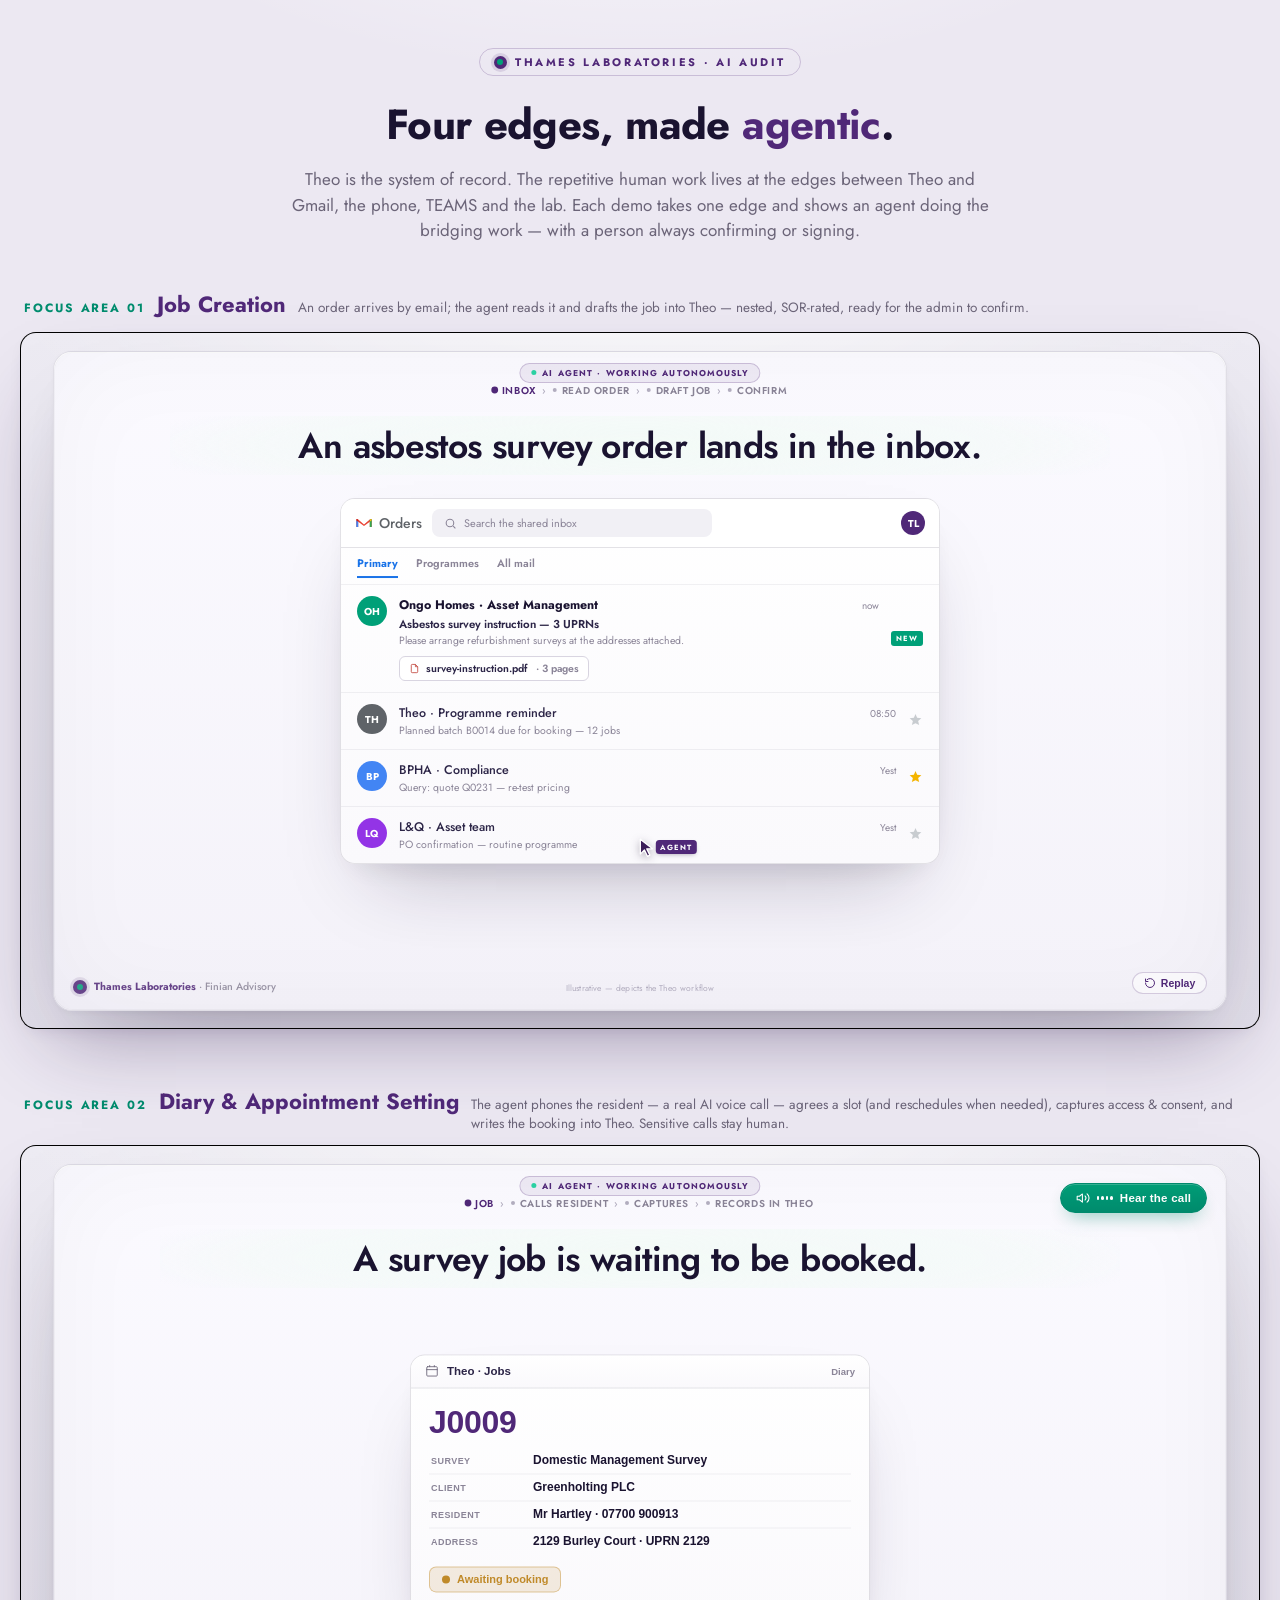
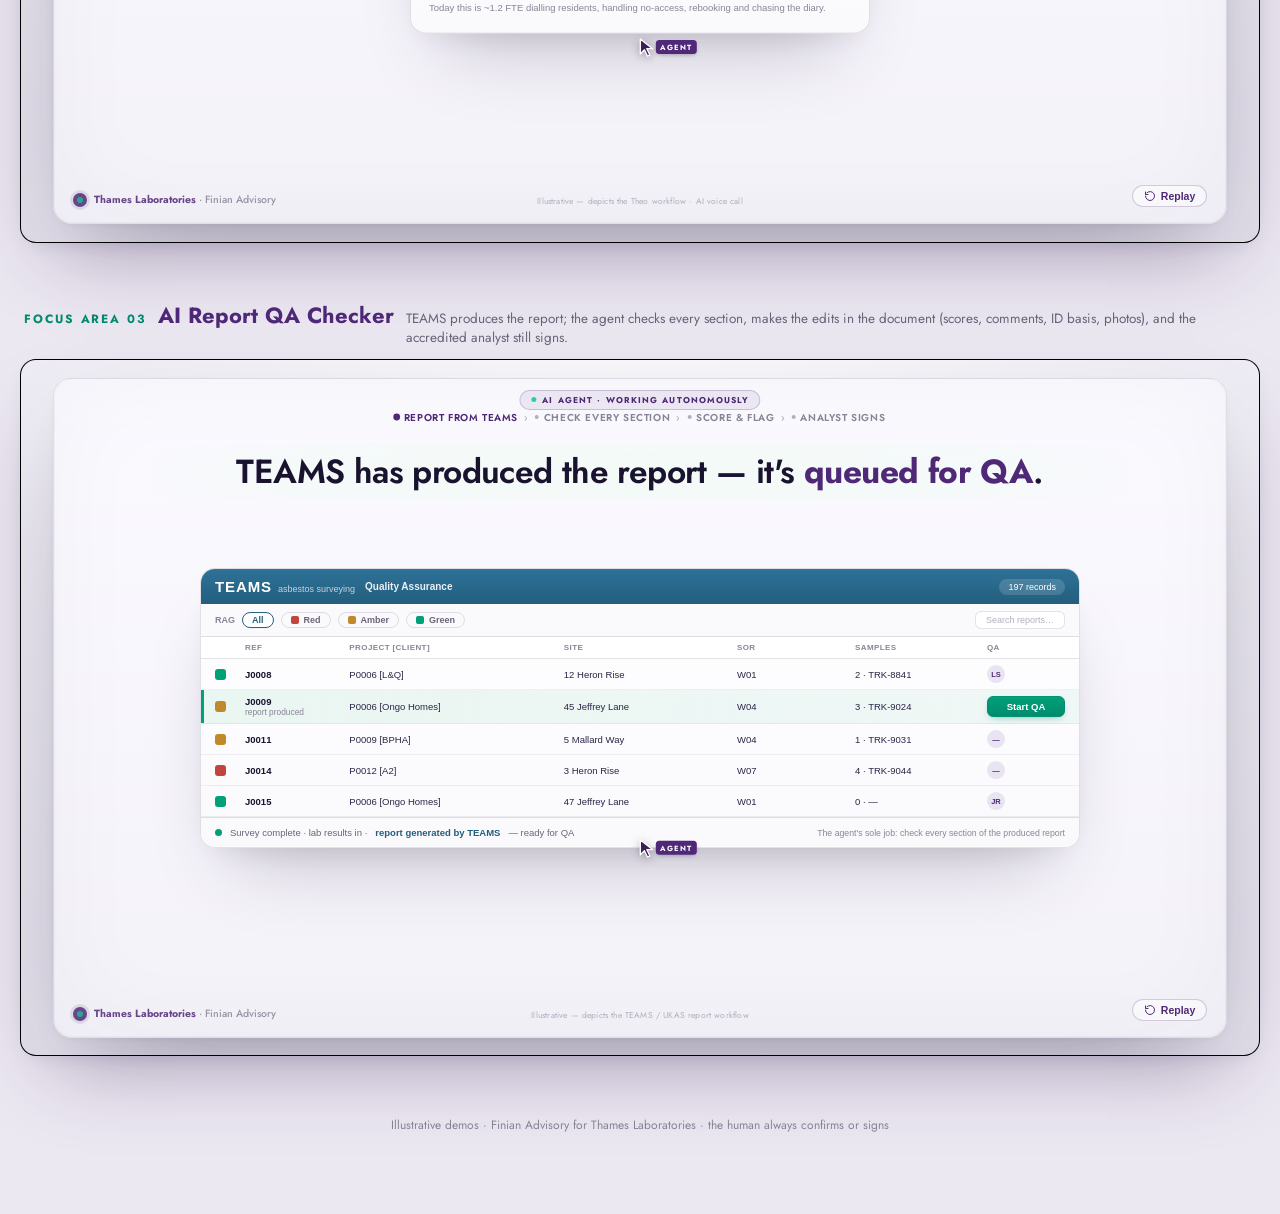
<file: index.html>
<!doctype html>
<html lang="en">
<head>
  <meta charset="utf-8" />
  <meta name="viewport" content="width=device-width, initial-scale=1" />
  <title>Thames Laboratories — automation demos · Finian Advisory</title>
  <link rel="preconnect" href="https://fonts.googleapis.com" />
  <link rel="preconnect" href="https://fonts.gstatic.com" crossorigin />
  <link href="https://fonts.googleapis.com/css2?family=Jost:wght@300;400;500;600;700&display=swap" rel="stylesheet" />
  <style>
    :root {
      --purple:#502878; --purple-2:#5e338a; --teal:#00A078; --teal-dark:#008C6E;
      --ink:#1A1330; --grey:#6B6478; --grey-2:#8a8497; --mint-soft:#F2FAF6; --line:rgba(30,20,50,0.12);
      --gothic:"Century Gothic","CenturyGothic","Jost","Futura","Trebuchet MS",system-ui,sans-serif;
    }
    * { box-sizing:border-box; margin:0; padding:0; }
    body { font-family:var(--gothic); color:var(--ink); background:radial-gradient(1100px 600px at 50% -10%, #fff, transparent 60%), #ece8f2; -webkit-font-smoothing:antialiased; padding:48px 20px 80px; }
    .wrap { max-width:1320px; margin:0 auto; }
    .top { text-align:center; margin-bottom:44px; }
    .eb { display:inline-flex; align-items:center; gap:8px; font-size:11px; font-weight:700; letter-spacing:0.24em; text-transform:uppercase; color:var(--purple); border:1px solid rgba(80,40,120,0.22); border-radius:999px; padding:5px 14px; }
    .eb .dot { width:13px; height:13px; border-radius:50%; background:var(--purple); position:relative; box-shadow:0 0 0 3px rgba(80,40,120,0.13); }
    .eb .dot::after { content:""; position:absolute; inset:3.5px; border-radius:50%; background:var(--teal); }
    h1 { font-size:clamp(28px,4vw,42px); font-weight:700; margin-top:18px; letter-spacing:-0.015em; }
    h1 em { font-style:normal; color:var(--purple); }
    .lede { font-size:clamp(14px,1.6vw,17px); color:var(--grey); margin-top:12px; max-width:720px; margin-left:auto; margin-right:auto; line-height:1.5; }
    .grid { display:flex; flex-direction:column; gap:56px; align-items:center; }
    .item { width:100%; max-width:1280px; }
    .cap { display:flex; align-items:baseline; gap:12px; margin:0 0 12px 4px; flex-wrap:wrap; }
    .cap .no { font-size:12px; font-weight:700; letter-spacing:0.16em; text-transform:uppercase; color:var(--teal-dark); }
    .cap h2 { font-size:clamp(17px,2vw,22px); font-weight:700; color:var(--purple); }
    .cap p { font-size:13.5px; color:var(--grey); flex:1; min-width:240px; }
    .frame { position:relative; border-radius:16px; overflow:hidden; box-shadow:0 36px 80px -34px rgba(40,20,70,0.42), 0 6px 20px -10px rgba(40,20,70,0.16); border:1px solid rgba(0,0,0,0.06); background:#000; aspect-ratio:1280/720; }
    .frame iframe { position:absolute; inset:0; width:100%; height:100%; border:0; display:block; }
    .frame a.open { position:absolute; right:14px; top:14px; z-index:3; font-size:11px; font-weight:700; letter-spacing:0.03em; color:#fff; background:rgba(80,40,120,0.92); border-radius:999px; padding:6px 13px; text-decoration:none; box-shadow:0 6px 16px -6px rgba(40,20,70,0.5); opacity:0; transition:opacity .2s; }
    .frame:hover a.open { opacity:1; }
    .foot { text-align:center; margin-top:60px; font-size:12px; color:var(--grey-2); }
  </style>
</head>
<body>
  <div class="wrap">
    <header class="top">
      <span class="eb"><span class="dot"></span>Thames Laboratories · AI Audit</span>
      <h1>Four edges, made <em>agentic</em>.</h1>
      <p class="lede">Theo is the system of record. The repetitive human work lives at the edges between Theo and Gmail, the phone, TEAMS and the lab. Each demo takes one edge and shows an agent doing the bridging work — with a person always confirming or signing.</p>
    </header>

    <div class="grid">
      <section class="item">
        <div class="cap"><span class="no">Focus Area 01</span><h2>Job Creation</h2><p>An order arrives by email; the agent reads it and drafts the job into Theo — nested, SOR-rated, ready for the admin to confirm.</p></div>
        <div class="frame"><a class="open" href="fa1-job-creation/" target="_blank" rel="noopener">Open ↗</a><iframe src="fa1-job-creation/" title="FA1 — Job Creation" loading="lazy"></iframe></div>
      </section>

      <section class="item">
        <div class="cap"><span class="no">Focus Area 02</span><h2>Diary &amp; Appointment Setting</h2><p>The agent phones the resident — a real AI voice call — agrees a slot (and reschedules when needed), captures access &amp; consent, and writes the booking into Theo. Sensitive calls stay human.</p></div>
        <div class="frame"><a class="open" href="fa2-book-the-survey/" target="_blank" rel="noopener">Open ↗</a><iframe src="fa2-book-the-survey/" title="FA2 — Diary &amp; Appointment Setting" loading="lazy"></iframe></div>
      </section>

      <section class="item">
        <div class="cap"><span class="no">Focus Area 03</span><h2>AI Report QA Checker</h2><p>TEAMS produces the report; the agent checks every section, makes the edits in the document (scores, comments, ID basis, photos), and the accredited analyst still signs.</p></div>
        <div class="frame"><a class="open" href="fa3-qa-the-report/" target="_blank" rel="noopener">Open ↗</a><iframe src="fa3-qa-the-report/" title="FA3 — AI Report QA Checker" loading="lazy"></iframe></div>
      </section>
    </div>

    <p class="foot">Illustrative demos · Finian Advisory for Thames Laboratories · the human always confirms or signs</p>
  </div>
</body>
</html>
</file>
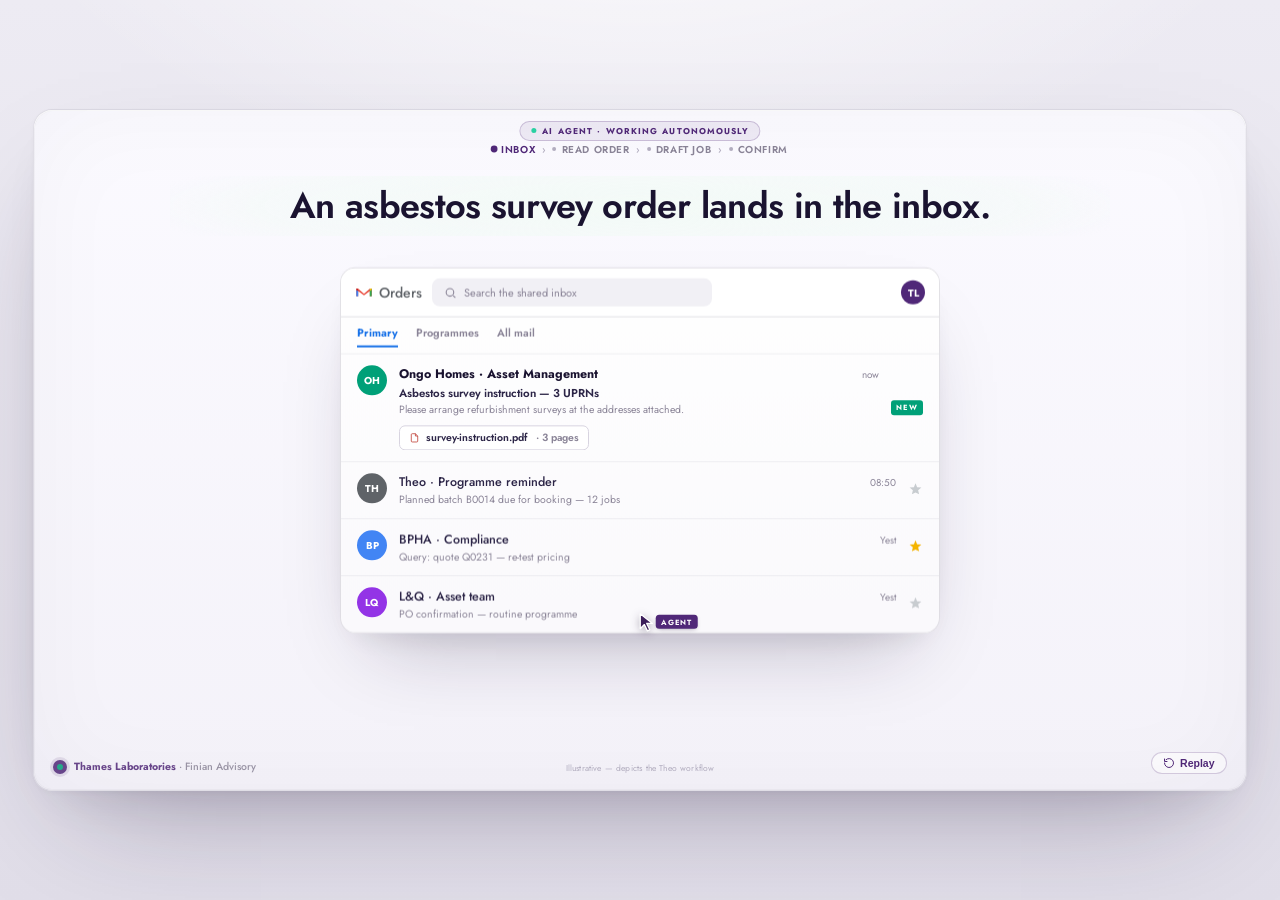
<file: fa1-job-creation/index.html>
<!doctype html>
<html lang="en">
<head>
  <meta charset="utf-8" />
  <meta name="viewport" content="width=device-width, initial-scale=1" />
  <title>Focus Area 01 — Job Creation · see it work · Thames Laboratories</title>
  <meta name="description" content="An asbestos survey order arrives by email — the agent reads the instruction and drafts the job in Theo, nested and SOR-rated, ready to confirm in seconds." />
  <link rel="preconnect" href="https://fonts.googleapis.com" />
  <link rel="preconnect" href="https://fonts.gstatic.com" crossorigin />
  <link href="https://fonts.googleapis.com/css2?family=Jost:wght@300;400;500;600;700&display=swap" rel="stylesheet" />
  <link rel="stylesheet" href="style.css" />
</head>
<body>
  <main class="stage" id="stage" data-step="0">

    <div class="agentbadge" aria-hidden="true"><span class="agentbadge-dot"></span>AI&nbsp;agent&nbsp;·&nbsp;working autonomously</div>
    <nav class="steps" id="steps" aria-label="Sequence">
      <span class="step" data-s="1"><i></i>Inbox</span>
      <span class="step-arr">›</span>
      <span class="step" data-s="2"><i></i>Read&nbsp;order</span>
      <span class="step-arr">›</span>
      <span class="step" data-s="3"><i></i>Draft&nbsp;job</span>
      <span class="step-arr">›</span>
      <span class="step" data-s="4"><i></i>Confirm</span>
    </nav>
    <header class="hed" id="hed"><p class="hed-t" id="hedT">An asbestos survey order lands in the inbox.</p></header>

    <div class="camera" id="camera">
    <div class="scenes" id="scenes">

      <!-- ── SCENE 1 — Gmail order inbox ──────────────────────────────── -->
      <section class="card scene scene-inbox" id="sceneInbox" aria-label="Shared order inbox">
        <div class="gm-bar">
          <span class="gm-logo">
            <svg viewBox="0 0 28 20" aria-hidden="true">
              <path d="M2 4 h2.6 L14 12.2 L23.4 4 H26 v12 h-3 V8.1 L14 14.7 L5 8.1 V16 H2 Z" fill="#ea4335"/>
              <path d="M2 4 v12 h3 V8.1 L2 5.8 Z" fill="#4285f4"/>
              <path d="M23 8.1 V16 h3 V4 h-2.6 L23 5.8 Z" fill="#34a853"/>
              <path d="M2 4 h2.6 L5 8.1 L2 5.8 Z" fill="#c5221f"/>
              <path d="M26 4 h-2.6 L23 8.1 L26 5.8 Z" fill="#fbbc04"/>
            </svg>
            <em>Orders</em>
          </span>
          <span class="gm-search"><svg viewBox="0 0 24 24"><circle cx="11" cy="11" r="7"/><path d="M21 21l-4-4"/></svg>Search the shared inbox</span>
          <span class="gm-av">TL</span>
        </div>
        <div class="gm-tabs"><span class="gm-tab is-on">Primary</span><span class="gm-tab">Programmes</span><span class="gm-tab">All&nbsp;mail</span></div>
        <ul class="gm-list">
          <li class="gm-row gm-hot" id="gmHot">
            <span class="gm-av-r on">OH</span>
            <div class="gm-bd">
              <div class="gm-h"><b>Ongo Homes · Asset Management</b><span>now</span></div>
              <div class="gm-sub">Asbestos survey instruction — 3 UPRNs</div>
              <div class="gm-s">Please arrange refurbishment surveys at the addresses attached.</div>
              <span class="gm-att" id="gmAtt"><svg viewBox="0 0 24 24"><path d="M14 3H7a2 2 0 0 0-2 2v14a2 2 0 0 0 2 2h10a2 2 0 0 0 2-2V8z"/><path d="M14 3v5h5"/></svg>survey-instruction.pdf<em>&nbsp;·&nbsp;3 pages</em></span>
            </div>
            <span class="gm-new">NEW</span>
          </li>
          <li class="gm-row gm-read"><span class="gm-av-r c-grey">TH</span><div class="gm-bd"><div class="gm-h"><b>Theo · Programme reminder</b><span>08:50</span></div><div class="gm-s">Planned batch B0014 due for booking — 12 jobs</div></div><span class="gm-star" aria-hidden="true"><svg viewBox="0 0 24 24"><path d="M12 3l2.6 6.3 6.8.5-5.2 4.4 1.6 6.6L12 17.8 6.2 20.8l1.6-6.6L2.6 9.8l6.8-.5z"/></svg></span></li>
          <li class="gm-row gm-read"><span class="gm-av-r c-blue">BP</span><div class="gm-bd"><div class="gm-h"><b>BPHA · Compliance</b><span>Yest</span></div><div class="gm-s">Query: quote Q0231 — re-test pricing</div></div><span class="gm-star on" aria-hidden="true"><svg viewBox="0 0 24 24"><path d="M12 3l2.6 6.3 6.8.5-5.2 4.4 1.6 6.6L12 17.8 6.2 20.8l1.6-6.6L2.6 9.8l6.8-.5z"/></svg></span></li>
          <li class="gm-row gm-read"><span class="gm-av-r c-purple">LQ</span><div class="gm-bd"><div class="gm-h"><b>L&amp;Q · Asset team</b><span>Yest</span></div><div class="gm-s">PO confirmation — routine programme</div></div><span class="gm-star" aria-hidden="true"><svg viewBox="0 0 24 24"><path d="M12 3l2.6 6.3 6.8.5-5.2 4.4 1.6 6.6L12 17.8 6.2 20.8l1.6-6.6L2.6 9.8l6.8-.5z"/></svg></span></li>
        </ul>
      </section>

      <!-- ── SCENE 2 — instruction PDF ────────────────────────────────── -->
      <section class="card scene scene-pdf" id="scenePdf" aria-label="The survey instruction">
        <div class="pdf-bar">
          <svg viewBox="0 0 24 24" aria-hidden="true"><path d="M14 3H7a2 2 0 0 0-2 2v14a2 2 0 0 0 2 2h10a2 2 0 0 0 2-2V8z"/><path d="M14 3v5h5"/></svg>
          <span class="pdf-name">survey-instruction.pdf</span>
          <span class="pdf-page-tag">1 of 3 · UPRN 4231</span>
        </div>
        <div class="pdf-page">
          <div class="pdf-title">Asbestos Survey Instruction<span>Ongo Homes</span></div>
          <div class="pdf-meta"><span><b>REF</b> OH-IN-90244</span><span><b>RAISED</b> 09/06/26</span><span><b>PO</b> OH-PO-55180</span></div>
          <div class="pdf-sech">Property</div>
          <div class="pdf-grid">
            <div class="pdf-kv" data-f="client"><span>Client</span><b>Ongo Homes</b></div>
            <div class="pdf-kv" data-f="uprn"><span>UPRN</span><b>4231</b></div>
            <div class="pdf-kv wide" data-f="address"><span>Address</span><b>45 Jeffrey Lane, Belton, Doncaster, DN9 1LU</b></div>
          </div>
          <div class="pdf-sech">Survey scope</div>
          <div class="pdf-grid">
            <div class="pdf-kv" data-f="surveytype"><span>Survey type</span><b>Refurbishment</b></div>
            <div class="pdf-kv" data-f="purpose"><span>Purpose</span><b>M&amp;T</b></div>
            <div class="pdf-kv wide" data-f="element"><span>Specified element</span><b>Bathroom — test under flooring &amp; ceilings</b></div>
          </div>
          <div class="pdf-foot">Please survey the property under CAR 2012 and return an accredited report to the asset team.</div>
          <div class="pdf-sig"><span>Signed</span><svg viewBox="0 0 120 24"><path d="M2 16 q4 -12 9 -6 q5 6 9 -3 q4 -9 8 0 q4 8 8 -3 q4 -10 8 1 q4 9 8 -4 q3 -8 7 1 q4 9 7 -3 q3 -7 6 1" fill="none" stroke="#502878" stroke-width="1.3" stroke-linecap="round"/></svg><em>R. Akhtar · Ongo</em></div>
        </div>
      </section>

      <!-- ── SCENE 3/4 — Theo "New Job" ───────────────────────────────── -->
      <section class="card scene scene-theo" id="sceneTheo" aria-label="The job, drafted in Theo">
        <div class="theo-top">
          <img class="theo-logo" src="theo-logo.png" alt="Theo" />
          <span class="theo-top-bc">Projects · <b>P0006</b> Routine Safety Inspection Programme · Batch B0005</span>
          <span class="theo-top-r">
            <span class="theo-top-user"><b>Maureen Donoghue</b><em>maureen.donoghue@thameslabs</em></span>
            <span class="theo-top-btn">Show Taskbar</span><span class="theo-top-btn">Logout</span>
          </span>
        </div>
        <div class="theo-body">
          <nav class="theo-nav" aria-hidden="true">
            <span class="theo-nv head"><svg viewBox="0 0 24 24"><circle cx="9" cy="8" r="3"/><path d="M3.5 19c0-3 2.7-5 5.5-5s5.5 2 5.5 5"/></svg>Clients</span>
            <span class="theo-sub"><span class="theo-sv">Leads</span><span class="theo-sv">Quotes</span><span class="theo-sv">Sites</span></span>
            <span class="theo-nv head"><svg viewBox="0 0 24 24"><rect x="4" y="4" width="16" height="16" rx="1.5"/><path d="M4 9h16M9 4v16"/></svg>Projects</span>
            <span class="theo-sub"><span class="theo-sv on">Jobs</span><span class="theo-sv">Samples</span><span class="theo-sv">Analysis</span><span class="theo-sv">Quality Assurance</span><span class="theo-sv">Reports</span></span>
            <span class="theo-nv"><svg viewBox="0 0 24 24"><path d="M5 4h14v17l-4-3-3 3-3-3-4 3z"/></svg>Invoices</span>
            <span class="theo-nv"><svg viewBox="0 0 24 24"><path d="M9 11l3 3 8-8M4 12v7h16"/></svg>Tasks</span>
            <span class="theo-nv"><svg viewBox="0 0 24 24"><rect x="3" y="4" width="18" height="16" rx="1.5"/><path d="M3 9h18M8 4V2M16 4V2"/></svg>Calendar</span>
            <span class="theo-nv"><svg viewBox="0 0 24 24"><path d="M4 19V5h16M8 15v-3M12 15V8M16 15v-5"/></svg>Dashboards</span>
            <span class="theo-nv"><svg viewBox="0 0 24 24"><circle cx="12" cy="12" r="3"/><path d="M19 12a7 7 0 0 0-.1-1l2-1.6-2-3.4-2.4 1a7 7 0 0 0-1.7-1l-.3-2.5h-4l-.3 2.5a7 7 0 0 0-1.7 1l-2.4-1-2 3.4 2 1.6a7 7 0 0 0 0 2l-2 1.6 2 3.4 2.4-1a7 7 0 0 0 1.7 1l.3 2.5h4l.3-2.5a7 7 0 0 0 1.7-1l2.4 1 2-3.4-2-1.6a7 7 0 0 0 .1-1z"/></svg>System</span>
          </nav>

          <div class="theo-main">
            <div class="theo-h1">New Job for project <em>Routine Safety Inspection Programme</em> <span>(P0006)</span></div>

            <div class="theo-rowx">
              <div class="tf">
                <span class="tf-l">Batch <span class="req">*</span></span>
                <div class="tf-row"><div class="tf-inp empty" id="tfBatch"><span class="tick"></span><span class="v">B0005</span></div><span class="tf-btn">Add Batch</span></div>
              </div>
              <div class="tf">
                <span class="tf-l">Site <span class="req">*</span></span>
                <div class="tf-row"><div class="tf-inp empty" id="tfSite"><span class="tick"></span><span class="v">45 Jeffrey Lane, DN9 1LU</span></div><span class="tf-btn">Add Site</span></div>
              </div>
            </div>
            <div class="tf-links" id="tfLinks"><span class="h">Other active jobs on site</span> &nbsp;<span class="d">·</span> <a>R0303 Routine Inspection Programme</a> <span class="d">·</span> <a>J0019 Job&nbsp;2</a></div>

            <div class="theo-sech">Contact details</div>
            <div class="theo-rowx cols3">
              <div class="tf"><span class="tf-l">Contact name <span class="req">*</span></span><div class="tf-inp empty" id="tfContact"><span class="tick"></span><span class="v">R. Akhtar</span></div></div>
              <div class="tf"><span class="tf-l">Phone</span><div class="tf-inp empty" id="tfPhone"><span class="tick"></span><span class="v">01724 555 218</span></div></div>
              <div class="tf"><span class="tf-l">Email</span><div class="tf-inp empty" id="tfEmail"><span class="tick"></span><span class="v">assets@ongo.co.uk</span></div></div>
            </div>

            <div class="theo-sech">Job details</div>
            <div class="theo-rowx">
              <div class="tf"><span class="tf-l">Purchase Order <span class="req">*</span></span><div class="tf-inp empty" id="tfPo"><span class="tick"></span><span class="v">OH-PO-55180</span></div></div>
              <div class="tf"><span class="tf-l">Work type</span><div class="tf-inp empty" id="tfWork"><span class="tick"></span><span class="v">Refurbishment Survey</span></div></div>
              <div class="tf"><span class="tf-l">SOR <span class="req">*</span></span><div class="tf-inp empty" id="tfSor"><span class="tick"></span><span class="v">W04 — Refurb &amp; M&amp;T</span></div></div>
              <div class="tf">
                <span class="tf-l">Suggested Rate</span>
                <div class="tf-inp empty" id="tfRate"><span class="tick"></span><span class="v theo-rate">£196.00 / £0.00</span></div>
                <div class="theo-elem"><span class="el">SOR elements ▾ · Inspection point elements ▾ · Room elements ▾</span></div>
              </div>
            </div>
            <div class="theo-checks">
              <span class="theo-chk on" id="chk2p"><i></i>2 Person</span>
              <span class="theo-chk"><i></i>Per Day / Booking</span>
              <span class="theo-chk"><i></i>Per Engineer</span>
              <span class="theo-chk"><i></i>Fixed Cost</span>
              <span class="theo-chk"><i></i>Multiply If Exceeds Duration</span>
            </div>

            <div class="theo-foot">
              <span class="theo-chip" id="theoChip"><span class="pip"></span>Order matched · ready to confirm</span>
              <span class="theo-flagnote">Odd order? <b>flagged → admin</b></span>
              <button class="theo-submit" id="theoSubmit" type="button">Submit</button>
            </div>
          </div>
        </div>
      </section>

      <!-- ── SCENE 5 — payoff ─────────────────────────────────────────── -->
      <section class="scene scene-payoff" id="scenePayoff" aria-label="Result">
        <div class="payoff-eyebrow">Order handled — autonomously</div>
        <h2 class="payoff-hero">From the inbox.<br>Into Theo. <em>Untouched.</em></h2>
        <p class="payoff-stat"><span id="counter">11.0</span><span class="payoff-unit">s</span><em>· no one keyed it</em></p>
        <p class="payoff-sub">UPRN 4231 · Ongo Homes · drafted in Theo, nested &amp; SOR-rated · across 26,000 jobs a year</p>
        <span class="payoff-pill"><span class="pip"></span>~870 hours a year — back</span>
      </section>

    </div><!-- /scenes -->

    <div class="cursor" id="cursor" aria-hidden="true">
      <span class="cursor-ring" id="cursorRing"></span>
      <svg class="cursor-svg" viewBox="0 0 24 24"><path d="M4 2.5 L4 19.5 L8.7 14.8 L12.2 22 L14.9 20.7 L11.4 13.5 L18 13.5 Z"/></svg>
      <span class="cursor-tag">agent</span>
    </div>
    </div><!-- /camera -->

    <div class="markrow"><span class="brandmark" aria-hidden="true"></span><span class="brandtxt">Thames Laboratories <em>· Finian Advisory</em></span></div>
    <span class="illnote">Illustrative — depicts the Theo workflow</span>
    <button class="replay" id="replay" type="button" aria-label="Replay">
      <svg viewBox="0 0 24 24" width="12" height="12" aria-hidden="true"><path d="M3 12a9 9 0 1 0 3-6.7M3 4v5h5"/></svg><span>Replay</span>
    </button>

  </main>
  <div class="rotatehint" aria-hidden="true">
    <span class="ico"><svg viewBox="0 0 24 24"><rect x="7" y="2" width="10" height="20" rx="2"/><path d="M10.5 19h3"/></svg></span>
    <b>Rotate your phone</b>
    <span>This demo is best viewed in landscape — turn your phone sideways.</span>
  </div>
  <script src="demo.js" defer></script>
</body>
</html>
</file>
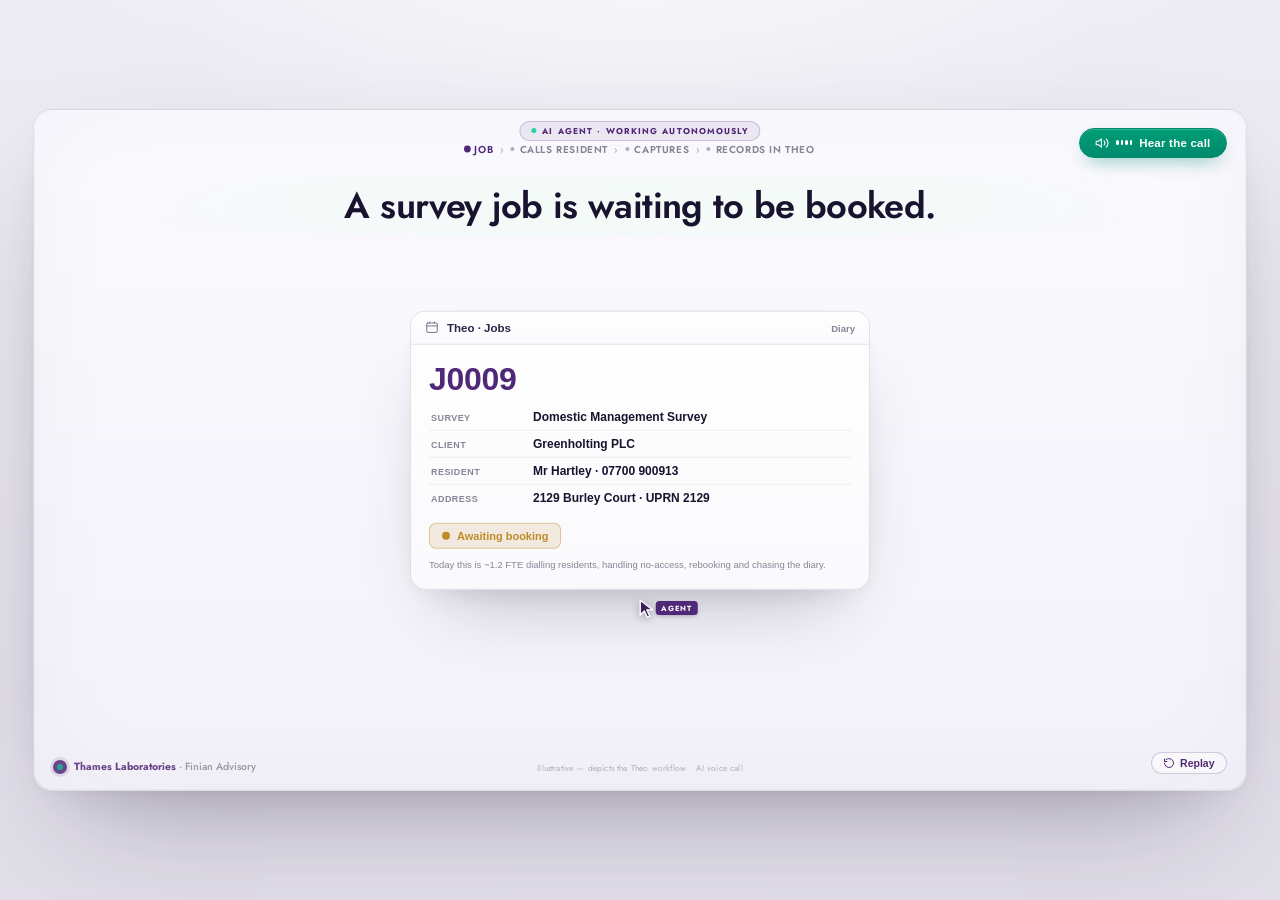
<file: fa2-book-the-survey/index.html>
<!doctype html>
<html lang="en">
<head>
  <meta charset="utf-8" />
  <meta name="viewport" content="width=device-width, initial-scale=1" />
  <title>Focus Area 02 — Diary &amp; Appointment Setting · see it work · Thames Laboratories</title>
  <meta name="description" content="The agent phones the resident — a real AI voice call — agrees the slot, captures access and consent, and writes the booking into Theo. Sensitive calls stay human." />
  <link rel="preconnect" href="https://fonts.googleapis.com" />
  <link rel="preconnect" href="https://fonts.gstatic.com" crossorigin />
  <link href="https://fonts.googleapis.com/css2?family=Jost:wght@300;400;500;600;700&display=swap" rel="stylesheet" />
  <link rel="stylesheet" href="style.css" />
</head>
<body>
  <main class="stage" id="stage" data-step="0">

    <div class="agentbadge" aria-hidden="true"><span class="agentbadge-dot"></span>AI&nbsp;agent&nbsp;·&nbsp;working autonomously</div>
    <nav class="steps" id="steps" aria-label="Sequence">
      <span class="step" data-s="1"><i></i>Job</span>
      <span class="step-arr">›</span>
      <span class="step" data-s="2"><i></i>Calls&nbsp;resident</span>
      <span class="step-arr">›</span>
      <span class="step" data-s="3"><i></i>Captures</span>
      <span class="step-arr">›</span>
      <span class="step" data-s="4"><i></i>Records&nbsp;in&nbsp;Theo</span>
    </nav>
    <header class="hed" id="hed"><p class="hed-t" id="hedT">A survey job is waiting to be booked.</p></header>

    <button class="sound-btn" id="soundBtn" type="button" aria-label="Hear the call">
      <svg viewBox="0 0 24 24" aria-hidden="true"><path d="M11 5L6 9H2v6h4l5 4z"/><path d="M15.5 8.5a5 5 0 0 1 0 7M19 5a9 9 0 0 1 0 14"/></svg>
      <span class="eq" aria-hidden="true"><i></i><i></i><i></i><i></i></span>
      <span class="lbl-play">Hear the call</span><span class="lbl-stop">Stop</span>
    </button>

    <div class="camera" id="camera">
    <div class="scenes" id="scenes">

      <!-- ── SCENE 1 — unbooked job ───────────────────────────────────── -->
      <section class="card scene scene-await" id="sceneAwait" aria-label="An unbooked job">
        <div class="await-bar">
          <svg viewBox="0 0 24 24" aria-hidden="true"><rect x="3" y="4" width="18" height="16" rx="1.5"/><path d="M3 9h18M8 4V2M16 4V2"/></svg>
          Theo · Jobs<span class="tag">Diary</span>
        </div>
        <div class="await-body">
          <div class="await-job">J0009</div>
          <div class="await-meta">
            <div class="await-row"><span>Survey</span><b>Domestic Management Survey</b></div>
            <div class="await-row"><span>Client</span><b>Greenholting PLC</b></div>
            <div class="await-row"><span>Resident</span><b>Mr Hartley · 07700 900913</b></div>
            <div class="await-row"><span>Address</span><b>2129 Burley Court · UPRN 2129</b></div>
          </div>
          <div class="await-pill"><span class="d"></span>Awaiting booking</div>
          <div class="await-note">Today this is ~1.2&nbsp;FTE dialling residents, handling no-access, rebooking and chasing the diary.</div>
        </div>
      </section>

      <!-- ── SCENE 2/3 — the live AI voice call ───────────────────────── -->
      <section class="card scene scene-call" id="sceneCall" aria-label="The agent on a voice call with the resident">
        <div class="call-head">
          <span class="call-av">MH</span>
          <span class="call-who"><b>Mr Hartley · resident</b><em>07700 900913 · 2129 Burley Court</em></span>
          <span class="call-status">
            <span class="call-live"><span class="dot"></span>On call <span class="call-timer" id="callTimer">00:00</span></span>
            <span class="call-wave" aria-hidden="true"><i></i><i></i><i></i><i></i><i></i><i></i><i></i><i></i></span>
            <span class="call-voice">AI voice agent</span>
          </span>
        </div>
        <div class="call-body">
          <div class="tx" id="tx" aria-label="Live transcript"></div>
          <div class="cap">
            <div class="cap-h"><svg class="pen" viewBox="0 0 24 24" fill="none" stroke="#502878" stroke-width="1.7"><path d="M12 20h9M16.5 3.5a2.1 2.1 0 0 1 3 3L7 19l-4 1 1-4z"/></svg>Captured from the call</div>
            <div class="cap-list" id="capList"></div>
            <div class="cap-guard">Slots offered are ones the schedule already proposes — <b>never overridden</b>. Vulnerable or no-consent calls are <b>handed to a person</b>.</div>
          </div>
        </div>
      </section>

      <!-- ── SCENE 4 — recorded in Theo ───────────────────────────────── -->
      <section class="card scene scene-record" id="sceneRecord" aria-label="The booking, recorded in Theo">
        <div class="theo-top">
          <img class="theo-logo" src="theo-logo.png" alt="Theo" />
          <span class="theo-top-bc">Projects · Jobs · <b>J0009</b> · <em>Booking</em></span>
          <span class="theo-top-r"><span class="theo-top-user"><b>Maureen Donoghue</b><em>maureen.donoghue@thameslabs</em></span><span class="theo-top-btn">Logout</span></span>
        </div>
        <div class="rec-body">
          <div class="rec-col">
            <div class="rec-h">Diary <span class="rec-teams">Copy to TEAMS</span></div>
            <div class="cal-col">
              <div class="cal-colh">Priya Sharma · Tue 16 Jun</div>
              <div class="cal-grid">
                <div class="cal-times"><span class="cal-time">08</span><span class="cal-time">09</span><span class="cal-time">10</span><span class="cal-time">11</span><span class="cal-time">12</span></div>
                <div class="cal-track">
                  <div class="cal-block cal-block-new drop" id="calBlock" style="top:64px;height:52px;"><b>J0009 · Domestic Survey</b>2129 Burley Court · 10:00</div>
                  <div class="cal-block cal-block-busy" style="top:6px;height:26px;">J0021 · survey</div>
                </div>
              </div>
            </div>
            <div class="rec-fit">Booked to <b>P. Sharma</b> — best fit on skills, travel &amp; availability, within the proposed schedule.</div>
          </div>
          <div class="rec-col">
            <div class="rec-h">Activity · written from the call</div>
            <div class="rec-log">
              <div class="rec-le" data-l="1"><time>09:03</time> Called resident · <b>appointment agreed</b></div>
              <div class="rec-le" data-l="2"><time>09:03</time> Thu 11 declined (away) · <b>rebooked Tue 16</b></div>
              <div class="rec-le" data-l="3"><time>09:04</time> Booked J0009 to <b>P. Sharma</b> · Tue 10:00</div>
              <div class="rec-le" data-l="4"><time>09:04</time> Access &amp; pets captured · recording attached</div>
            </div>
            <div class="rec-sms" id="recSms">
              <div class="rec-sms-bar"><span>SMS · resident</span><span>sent 09:04</span></div>
              <div class="rec-sms-body">Appointment confirmed — surveyor ~<b>10:00</b>, Tue 16 Jun, ref&nbsp;<b>J0009</b>. Reply C to confirm.</div>
            </div>
            <span class="rec-chip" id="recChip"><span class="pip"></span>Call logged · task auto-closed</span>
          </div>
        </div>
      </section>

      <!-- ── SCENE 5 — payoff ─────────────────────────────────────────── -->
      <section class="scene scene-payoff" id="scenePayoff" aria-label="Result">
        <div class="payoff-eyebrow">Resident booked — autonomously</div>
        <h2 class="payoff-hero">The right resident slot —<br><em>booked itself.</em></h2>
        <p class="payoff-stat"><span id="counter">1</span><span class="payoff-unit">call</span><em>· no admin time</em></p>
        <p class="payoff-sub">J0009 · Mr Hartley · Thu 09:40 with P. Sharma · slot agreed, access &amp; consent captured, diary written, resident notified</p>
        <span class="payoff-pill"><span class="pip"></span>~1.2 FTE of dialling &amp; chasing — back</span>
      </section>

    </div><!-- /scenes -->

    <div class="cursor" id="cursor" aria-hidden="true">
      <span class="cursor-ring" id="cursorRing"></span>
      <svg class="cursor-svg" viewBox="0 0 24 24"><path d="M4 2.5 L4 19.5 L8.7 14.8 L12.2 22 L14.9 20.7 L11.4 13.5 L18 13.5 Z"/></svg>
      <span class="cursor-tag">agent</span>
    </div>
    </div><!-- /camera -->

    <div class="markrow"><span class="brandmark" aria-hidden="true"></span><span class="brandtxt">Thames Laboratories <em>· Finian Advisory</em></span></div>
    <span class="illnote">Illustrative — depicts the Theo workflow · AI voice call</span>
    <button class="replay" id="replay" type="button" aria-label="Replay">
      <svg viewBox="0 0 24 24" width="12" height="12" aria-hidden="true"><path d="M3 12a9 9 0 1 0 3-6.7M3 4v5h5"/></svg><span>Replay</span>
    </button>

  </main>
  <div class="rotatehint" aria-hidden="true">
    <span class="ico"><svg viewBox="0 0 24 24"><rect x="7" y="2" width="10" height="20" rx="2"/><path d="M10.5 19h3"/></svg></span>
    <b>Rotate your phone</b>
    <span>This demo is best viewed in landscape — turn your phone sideways.</span>
  </div>
  <script src="demo.js" defer></script>
</body>
</html>
</file>
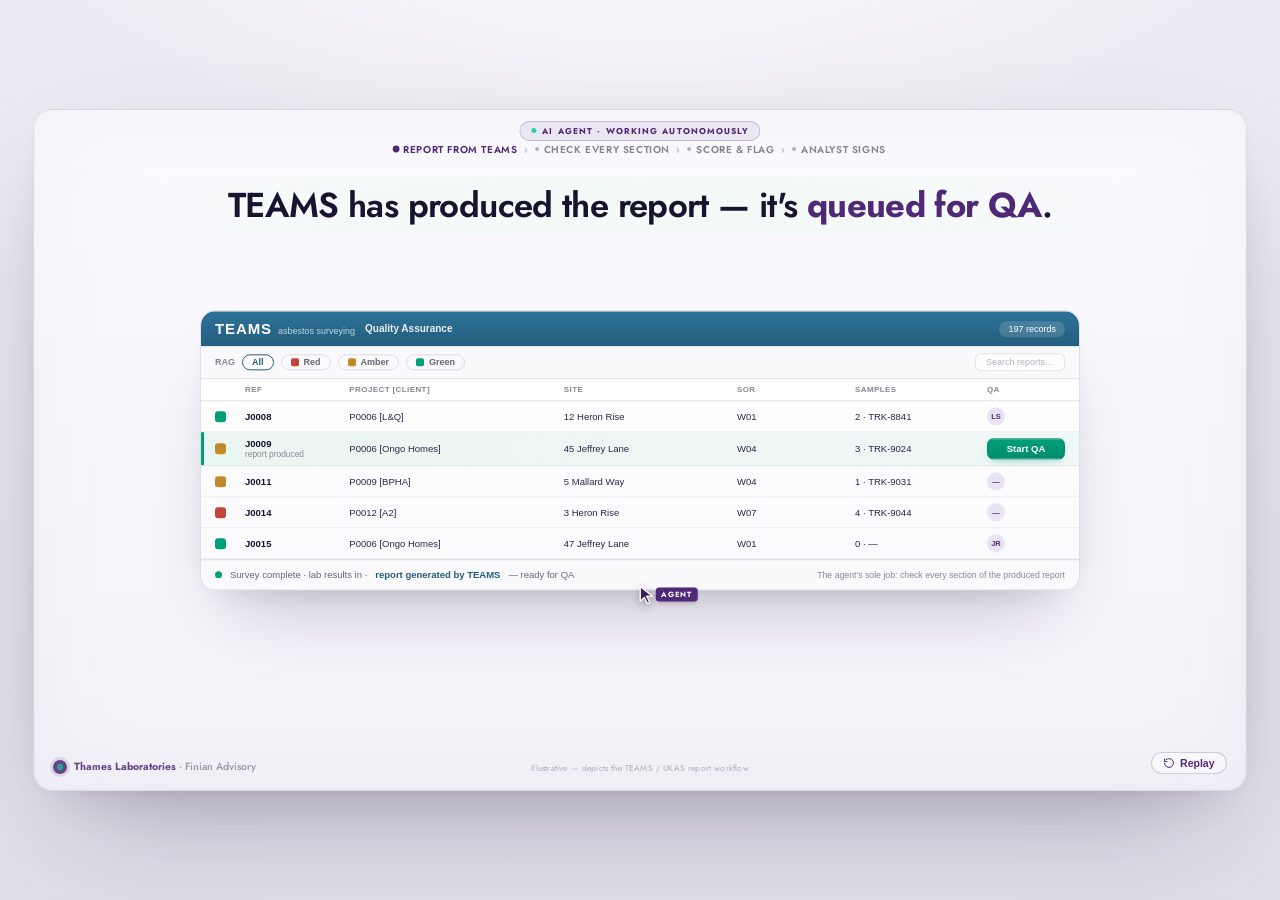
<file: fa3-qa-the-report/index.html>
<!doctype html>
<html lang="en">
<head>
  <meta charset="utf-8" />
  <meta name="viewport" content="width=device-width, initial-scale=1" />
  <title>Focus Area 03 — AI Report QA Checker · see it work · Thames Laboratories</title>
  <meta name="description" content="The surveyor captures the survey in TEAMS; the agent rewrites the rough notes clean and checks the full UKAS report section by section, with the accredited analyst signing." />
  <link rel="preconnect" href="https://fonts.googleapis.com" />
  <link rel="preconnect" href="https://fonts.gstatic.com" crossorigin />
  <link href="https://fonts.googleapis.com/css2?family=Jost:wght@300;400;500;600;700&display=swap" rel="stylesheet" />
  <link rel="stylesheet" href="style.css" />
</head>
<body>
  <main class="stage" id="stage" data-step="0">

    <div class="agentbadge" aria-hidden="true"><span class="agentbadge-dot"></span>AI&nbsp;agent&nbsp;·&nbsp;working autonomously</div>
    <nav class="steps" id="steps" aria-label="Sequence">
      <span class="step" data-s="1"><i></i>Report&nbsp;from&nbsp;TEAMS</span>
      <span class="step-arr">›</span>
      <span class="step" data-s="2"><i></i>Check&nbsp;every&nbsp;section</span>
      <span class="step-arr">›</span>
      <span class="step" data-s="3"><i></i>Score&nbsp;&amp;&nbsp;flag</span>
      <span class="step-arr">›</span>
      <span class="step" data-s="4"><i></i>Analyst&nbsp;signs</span>
    </nav>
    <header class="hed" id="hed"><p class="hed-t" id="hedT">TEAMS has produced the report — it's queued for QA.</p></header>

    <div class="camera" id="camera">
    <div class="scenes" id="scenes">

      <!-- ── SCENE 1 — TEAMS · Quality Assurance queue (report produced) ── -->
      <section class="card scene scene-queue" id="sceneQueue" aria-label="The TEAMS-produced report, queued for QA">
        <div class="q-top">
          <span class="q-logo"><b>TEAMS</b><em>asbestos surveying</em></span>
          <span class="q-mod">Quality Assurance</span>
          <span class="q-count">197 records</span>
        </div>
        <div class="q-filter">
          <span class="q-fl">RAG</span>
          <span class="q-rag on">All</span>
          <span class="q-rag"><span class="sq r"></span>Red</span>
          <span class="q-rag"><span class="sq a"></span>Amber</span>
          <span class="q-rag"><span class="sq g"></span>Green</span>
          <span class="q-search">Search reports…</span>
        </div>
        <div class="q-table">
          <div class="q-hrow"><span></span><span>Ref</span><span>Project [Client]</span><span>Site</span><span>SOR</span><span>Samples</span><span>QA</span></div>
          <div class="q-row"><span class="q-sq g"></span><span><b>J0008</b></span><span>P0006 [L&amp;Q]</span><span>12 Heron Rise</span><span>W01</span><span>2 · TRK-8841</span><span class="q-assignee">LS</span></div>
          <div class="q-row q-row-on" id="qRow"><span class="q-sq a"></span><span><b>J0009</b><div class="sub">report produced</div></span><span>P0006 [Ongo Homes]</span><span>45 Jeffrey Lane</span><span>W04</span><span>3 · TRK-9024</span><span class="q-startqa" id="startQA">Start QA</span></div>
          <div class="q-row"><span class="q-sq a"></span><span><b>J0011</b></span><span>P0009 [BPHA]</span><span>5 Mallard Way</span><span>W04</span><span>1 · TRK-9031</span><span class="q-assignee">—</span></div>
          <div class="q-row"><span class="q-sq r"></span><span><b>J0014</b></span><span>P0012 [A2]</span><span>3 Heron Rise</span><span>W07</span><span>4 · TRK-9044</span><span class="q-assignee">—</span></div>
          <div class="q-row"><span class="q-sq g"></span><span><b>J0015</b></span><span>P0006 [Ongo Homes]</span><span>47 Jeffrey Lane</span><span>W01</span><span>0 · —</span><span class="q-assignee">JR</span></div>
        </div>
        <div class="q-foot">
          <span class="pip"></span>Survey complete · lab results in · <b>report generated by TEAMS</b> — ready for QA
          <em>The agent's sole job: check every section of the produced report</em>
        </div>
      </section>

      <!-- ── SCENE 3/4 — the FULL report, every section updating ──────── -->
      <section class="card scene scene-report" id="sceneReport" aria-label="The asbestos survey report, checked section by section">
        <div class="report-bar">
          <span class="report-ttl">Asbestos Survey Report <em>· Refurbishment · Ongo Homes · J0009 · UPRN 4231</em></span>
          <span class="report-gen">generated by TEAMS</span>
          <span class="report-ukas">UKAS 0042 · ISO 17025</span>
        </div>
        <div class="report-main">
          <!-- the scrolling document -->
          <div class="report-view">
            <div class="report-doc" id="reportDoc">

              <div class="rep-block" id="repFront">
                <div class="rep-pghdr"><span>J0009 · Ongo Homes · MQF3177 · Issue 8</span><span>Page 1 of 25</span></div>
                <div class="rep-bh"><span class="no">Front —</span><span class="ti">Asbestos Survey Report</span><span class="back">▸ Back</span><span class="rep-bstatus"><span class="ring"></span><span class="lbl-wait">Queued</span><span class="lbl-check">Checking</span><span class="lbl-done">Checked</span></span></div>
                <div class="rep-bc">
                  <div class="rep-line"><b>Refurbishment Asbestos Survey</b> · For Ongo Homes · J0009 · UPRN 4231 · 45 Jeffrey Lane, Belton, Doncaster, DN9 1LU</div>
                  <div class="rep-sub">Scope, Purpose, Aims &amp; Objectives</div>
                  <div class="rep-p">This is a report on a pre-refurbishment survey. The Control of Asbestos Regulations 2012 create a duty to manage asbestos; the scope is to advise the duty holder how to manage asbestos within the premises, recording the location, extent, product type and means of identification of all ACMs.</div>
                  <div class="rep-quick"><span class="rep-tag">Quick Links: ACMs</span><span class="rep-tag">Non-Suspect / NADIS</span><span class="rep-tag">No Access</span><span class="rep-tag">UKAS 0042</span></div>
                </div>
              </div>

              <div class="rep-block" id="repS1">
                <div class="rep-pghdr"><span>J0009 · Ongo Homes</span><span>Page 3 of 25</span></div>
                <div class="rep-bh"><span class="no">Section 1 —</span><span class="ti">Survey Details</span><span class="back">▸ Back</span><span class="rep-bstatus"><span class="ring"></span><span class="lbl-wait">Queued</span><span class="lbl-check">Checking</span><span class="lbl-done">Checked</span></span></div>
                <div class="rep-bc">
                  <div class="rep-sub">Address · Client · Organisation · Document Authorisation</div>
                  <div class="rep-line"><span class="lk">Survey address</span>UPRN 4231 · 45 Jeffrey Lane, Belton, Doncaster, DN9 1LU</div>
                  <div class="rep-line"><span class="lk">Client</span>Ongo Homes · Ongo House, High St, Scunthorpe, DN15 6AT</div>
                  <div class="rep-line"><span class="lk">Organisation</span>Thames Laboratories · ISO 17025 · UKAS 0042</div>
                  <div class="rep-line"><span class="lk">Survey info</span>Job J0009 · date of survey 09/06/26 · date of report 16/06/26</div>
                  <div class="rep-line ed-line" id="edAuth"><span class="lk">Doc. auth.</span>Lead Surveyor D. Whitaker · Quality Checked by <span class="ed-del">— awaiting analyst</span> <span class="ed-arrow">→</span> <span class="ed-ins">J. Richards (UKAS)</span></div>
                </div>
              </div>

              <div class="rep-block" id="repS2">
                <div class="rep-pghdr"><span>J0009 · Ongo Homes</span><span>Page 4 of 25</span></div>
                <div class="rep-bh"><span class="no">Section 2 —</span><span class="ti">Executive Summary</span><span class="back">▸ Back</span><span class="rep-bstatus"><span class="ring"></span><span class="lbl-wait">Queued</span><span class="lbl-check">Checking</span><span class="lbl-done">Checked</span></span></div>
                <div class="rep-bc">
                  <div class="rep-sub">Site-Specific Summary of ACMs and Risk Scores</div>
                  <div class="sum-tbl">
                    <div class="sum-tr head"><span>Location / ACM</span><span>Means of ID</span><span class="sc">Risk</span><span class="sc">Action</span></div>
                    <div class="sum-tr"><span>Airing cpbd ceiling · AIB</span><span>Presumed</span><span class="sc lo">4 (M)</span><span class="sc lo">Manage</span></div>
                    <div class="sum-tr ed-line" id="sumHi"><span>Boiler flue · lagging</span><span>Identified</span><span class="sc"><span class="ed-del">8 (M)</span><span class="ed-ins">11 (H)</span></span><span class="sc hi">Remove</span></div>
                    <div class="sum-tr"><span>Floor tiles · vinyl</span><span>Identified</span><span class="sc lo">3 (L)</span><span class="sc lo">Manage</span></div>
                  </div>
                  <div class="rep-p">Site-Specific Areas of No Access: below floor covering, hallway — access denied (NADIS); loft — hatch sealed. Summary of Non-Suspect / NADIS items recorded.</div>
                </div>
              </div>

              <div class="rep-block" id="repS3">
                <div class="rep-pghdr"><span>J0009 · Ongo Homes</span><span>Page 9 of 25</span></div>
                <div class="rep-bh"><span class="no">Section 3 —</span><span class="ti">Survey Information</span><span class="back">▸ Back</span><span class="rep-bstatus"><span class="ring"></span><span class="lbl-wait">Queued</span><span class="lbl-check">Checking</span><span class="lbl-done">Checked</span></span></div>
                <div class="rep-bc">
                  <div class="rep-line"><span class="lk">Exclusions</span>Agreed exclusions: N/A · areas included / not included listed</div>
                  <div class="rep-line"><span class="lk">Survey method</span>Surveyors hold BOHS <b>P402</b> / RSPH L3 Award in Asbestos Surveying</div>
                  <div class="rep-line"><span class="lk">Type of survey</span>Refurbishment &amp; M&amp;T</div>
                  <div class="rep-line"><span class="lk">Deviations</span>Method variations / deviations &amp; reasons: none recorded</div>
                </div>
              </div>

              <div class="rep-block" id="repS4">
                <div class="rep-pghdr"><span>J0009 · Ongo Homes</span><span>Page 12 of 25</span></div>
                <div class="rep-bh"><span class="no">Section 4 —</span><span class="ti">Survey Results</span><span class="back">▸ Back</span><span class="rep-bstatus"><span class="ring"></span><span class="lbl-wait">Queued</span><span class="lbl-check">Checking</span><span class="lbl-done">Checked</span></span></div>
                <div class="rep-bc">
                  <div class="plan">Marked-Up Plans · occurrences located room by room</div>
                  <div class="rep-sub">Pictures and Risk Scores of Individual Occurrences</div>
                  <div class="mar">
                    <div class="mar-h"><span>Material Assessment · Ref S07 · Airing cupboard, ceiling · AIB</span><span class="mr">Material Risk 4 (M)</span></div>
                    <div class="mar-body">
                      <div class="mar-photo" id="photoS07">
                        <img class="pic" src="s07-photo.jpg" alt="Occurrence S07 — ceiling" />
                        <span class="ref">S07 · photo</span>
                        <span class="photo-scan"></span>
                        <div class="photo-checks">
                          <span class="photo-chk"><i></i>Subject matches · AIB ceiling</span>
                          <span class="photo-chk"><i></i>In focus · clear</span>
                          <span class="photo-chk"><i></i>Ref S07 labelled</span>
                        </div>
                      </div>
                      <div class="mar-fields">
                        <div class="mar-grid">
                          <div class="mar-c"><span class="k">Product type</span><span class="v">2 · AIB</span></div>
                          <div class="mar-c"><span class="k">Asbestos type</span><span class="v">Chrysotile</span></div>
                          <div class="mar-c"><span class="k">Surface</span><span class="v">Painted</span></div>
                          <div class="mar-c"><span class="k">Condition</span><span class="v">Good</span></div>
                          <div class="mar-c"><span class="k">Means of ID</span><span class="v">Presumed</span></div>
                          <div class="mar-c"><span class="k">Action</span><span class="v">Manage</span></div>
                        </div>
                        <div class="mar-cm ed-line" id="edComment"><span class="k">Comments</span><span class="ed-del">"aib panel to airing cupbrd ceiling presumed chrysotile good cond painted score abt 4 manage no access loft hatch sealed"</span> <span class="ed-arrow">→</span> <span class="ed-ins">"AIB panel to airing cupboard ceiling. Presumed Chrysotile. Good condition, painted surface. Material score 4 — Manage. No access to loft (hatch sealed)."</span></div>
                      </div>
                    </div>
                  </div>
                </div>
              </div>

              <div class="rep-block" id="repS5">
                <div class="rep-pghdr"><span>J0009 · Ongo Homes</span><span>Page 20 of 25</span></div>
                <div class="rep-bh"><span class="no">Section 5 —</span><span class="ti">Bulk Analysis Results</span><span class="back">▸ Back</span><span class="rep-bstatus"><span class="ring"></span><span class="lbl-wait">Queued</span><span class="lbl-check">Checking</span><span class="lbl-done">Checked</span></span></div>
                <div class="rep-bc">
                  <div class="rep-line"><span class="lk">Name &amp; lab</span>Samples sent to Thames Laboratories · UKAS 0042 (per CAR 2012)</div>
                  <div class="rep-line"><span class="lk">Method ref</span>Four types of identification:</div>
                  <div class="rep-quick"><span class="rep-tag">No suspect material</span><span class="rep-tag">Presumed</span><span class="rep-tag">Strongly Presumed</span><span class="rep-tag">Identified · sampled</span></div>
                  <div class="rep-line ed-line" id="edBasis"><span class="lk">S12 basis</span>Worst-case applied: <span class="ed-del">Presumed</span> <span class="ed-arrow">→</span> <span class="ed-ins">Strongly Presumed (HSG264 ¶48)</span></div>
                  <div class="rep-line">Analysed by polarised light microscopy &amp; dispersion staining (HSG248) · UKAS bulk certificate attached.</div>
                </div>
              </div>

              <div class="rep-block" id="repS6">
                <div class="rep-pghdr"><span>J0009 · Ongo Homes</span><span>Page 22 of 25</span></div>
                <div class="rep-bh"><span class="no">Section 6 —</span><span class="ti">Survey Appendices</span><span class="back">▸ Back</span><span class="rep-bstatus"><span class="ring"></span><span class="lbl-wait">Queued</span><span class="lbl-check">Checking</span><span class="lbl-done">Checked</span></span></div>
                <div class="rep-bc">
                  <div class="rep-sub">Material Risk Assessment Algorithm</div>
                  <div class="mra">
                    <div class="mra-h">HSE 12-point · boiler flue <span class="max">max 12</span></div>
                    <div class="mra-rows">
                      <div class="mra-row" id="mraRow1"><span>Product type — thermal insulation / lagging</span><span class="v">3</span></div>
                      <div class="mra-row" id="mraRow2"><span>Extent of damage / deterioration — medium</span><span class="v">2</span></div>
                      <div class="mra-row" id="mraRow3"><span>Surface treatment — unsealed</span><span class="v">3</span></div>
                      <div class="mra-row" id="mraRow4"><span>Asbestos type — Crocidolite</span><span class="v">3</span></div>
                    </div>
                    <div class="mra-total"><span class="l">Material score (10+ = High)</span><span class="n" id="mraTotal">0<span class="badge">HIGH</span></span><span class="mra-action" id="mraAction">▲ Remove · PTW</span></div>
                  </div>
                  <div class="rep-line">Actions &amp; Priorities · Regulations &amp; Guidance (CAR 2012 — determine, presume, record) · Commitments for Continual Improvement.</div>
                </div>
              </div>

            </div>
          </div>

          <!-- right rail — changes made, flag, outcome + sign-off -->
          <div class="report-rail">
            <div class="rail-h">QA · changes made</div>
            <div class="rail-prog">
              <svg class="rail-ring" viewBox="0 0 44 44"><circle class="bg" cx="22" cy="22" r="18"/><circle class="fg" id="railFg" cx="22" cy="22" r="18" stroke-dasharray="113" stroke-dashoffset="113"/></svg>
              <span class="rail-prog-n"><b id="railNum">0 / 7</b><em>sections checked</em></span>
            </div>
            <div class="rail-sub" id="editCount">Edits: <b>0</b> · Flags: <b>0</b></div>
            <div class="changes" id="changes">
              <div class="chg" id="chgS2"><i></i><span class="chg-b"><b>S2</b> Risk score corrected — <span class="was">8 (M)</span> → <span class="now">11 (H)</span></span></div>
              <div class="chg" id="chgS4"><i></i><span class="chg-b"><b>S4</b> Occurrence comment rewritten clean</span></div>
              <div class="chg" id="chgPhoto"><i></i><span class="chg-b"><b>S4</b> Photos verified — right subject &amp; clear</span></div>
              <div class="chg" id="chgS5"><i></i><span class="chg-b"><b>S5</b> ID basis → <span class="now">Strongly Presumed</span></span></div>
              <div class="chg" id="chgS1"><i></i><span class="chg-b"><b>S1</b> Quality Checked by — <span class="now">signed</span></span></div>
            </div>
            <div class="rail-flag" id="railFlag">▲ Boiler flue · MRA 11 — HIGH · Remove</div>
            <div class="qa-out" id="qaOut">
              <div class="qa-out-r">
                <div class="qa-out-tick"><svg viewBox="0 0 24 24" width="16" height="16" aria-hidden="true"><path d="M5 12.5l4.5 4.5L19 6.5" fill="none" stroke="#fff" stroke-width="2.8" stroke-linecap="round" stroke-linejoin="round"/></svg></div>
                <div class="qa-out-b"><b>QA passed</b><em>7 sections · all rules checked</em></div>
              </div>
              <div class="qa-sign">
                <span class="l">Document<br>Authorisation</span>
                <svg viewBox="0 0 58 18" aria-hidden="true"><path d="M2 12 q3 -9 5 -4 q3 6 6 -3 q3 -7 6 1 q3 7 5 -3 q2 -6 5 1 q3 7 6 -2 q3 -6 5 1 q3 6 6 -2" fill="none" stroke="#502878" stroke-width="1.4" stroke-linecap="round"/></svg>
                <div class="qa-sign-n"><b>J. Richards</b><em>Quality Checked by · UKAS analyst</em></div>
              </div>
            </div>
          </div>
        </div>
      </section>

      <!-- ── SCENE 5 — payoff ─────────────────────────────────────────── -->
      <section class="scene scene-payoff" id="scenePayoff" aria-label="Result">
        <div class="payoff-eyebrow">Report QA — autonomously</div>
        <h2 class="payoff-hero">Every section checked.<br><em>The analyst still signs.</em></h2>
        <p class="payoff-stat"><span id="counter">0</span><span class="payoff-unit">sections</span><em>· checked in seconds</em></p>
        <p class="payoff-sub">J0009 · trained on Thames Labs' own corrected reports · every section, score, basis &amp; photo checked against the rules · the accredited analyst signs every one</p>
        <span class="payoff-pill"><span class="pip"></span>The throughput ceiling — lifted</span>
      </section>

    </div><!-- /scenes -->

    <div class="cursor" id="cursor" aria-hidden="true">
      <span class="cursor-ring" id="cursorRing"></span>
      <svg class="cursor-svg" viewBox="0 0 24 24"><path d="M4 2.5 L4 19.5 L8.7 14.8 L12.2 22 L14.9 20.7 L11.4 13.5 L18 13.5 Z"/></svg>
      <span class="cursor-tag">agent</span>
    </div>
    </div><!-- /camera -->

    <div class="markrow"><span class="brandmark" aria-hidden="true"></span><span class="brandtxt">Thames Laboratories <em>· Finian Advisory</em></span></div>
    <span class="illnote">Illustrative — depicts the TEAMS / UKAS report workflow</span>
    <button class="replay" id="replay" type="button" aria-label="Replay">
      <svg viewBox="0 0 24 24" width="12" height="12" aria-hidden="true"><path d="M3 12a9 9 0 1 0 3-6.7M3 4v5h5"/></svg><span>Replay</span>
    </button>

  </main>
  <div class="rotatehint" aria-hidden="true">
    <span class="ico"><svg viewBox="0 0 24 24"><rect x="7" y="2" width="10" height="20" rx="2"/><path d="M10.5 19h3"/></svg></span>
    <b>Rotate your phone</b>
    <span>This demo is best viewed in landscape — turn your phone sideways.</span>
  </div>
  <script src="demo.js" defer></script>
</body>
</html>
</file>
<file: fa1-job-creation/style.css>
/* ============================================================================
   Thames Laboratories · Focus Area 01 — Job Creation
   Cursor-led, camera-driven product demo: an asbestos survey order arrives in
   Gmail → the agent reads the instruction → drafts the job in Theo (the real
   "New Job" screen) → ready to confirm → the payoff. No deps. Auto-plays, loops.
   Honours prefers-reduced-motion (snaps to the payoff). Class/data-step driven
   from demo.js. Thames purple + teal, mimicking the real Theo UI.
   ========================================================================== */

:root {
  --purple:      #502878;
  --purple-dark: #3C1E5A;
  --purple-2:    #5e338a;
  --teal:        #00A078;
  --teal-dark:   #008C6E;
  --teal-logo:   #36c7bd;
  --mint:        #B4DCC8;
  --mint-bg:     #EAF6F1;
  --mint-soft:   #F2FAF6;
  --ink:         #1A1330;
  --ink-2:       #2c2547;
  --ink-3:       #6B6478;
  --ink-4:       #8a8497;
  --ink-5:       #b3aec0;
  --hairline:    #D8D4E0;
  --paper:       #FFFFFF;
  --paper-2:     #FAF9FC;

  --purple-soft: rgba(80, 40, 120, 0.075);
  --purple-tint: rgba(80, 40, 120, 0.045);
  --purple-line: rgba(80, 40, 120, 0.22);
  --teal-soft:   rgba(0, 160, 120, 0.10);
  --teal-line:   rgba(0, 160, 120, 0.40);
  --amber:       #C08A2A;
  --amber-soft:  rgba(192, 138, 42, 0.14);
  --amber-line:  rgba(192, 138, 42, 0.42);
  --spark:       #2bd3a4;

  --line:      rgba(30, 20, 50, 0.12);
  --line-soft: rgba(30, 20, 50, 0.06);

  --gothic: "Century Gothic", "CenturyGothic", "Jost", "ITC Avant Garde Gothic",
            "URW Gothic", "Futura", "Trebuchet MS", system-ui, sans-serif;
  --ui: "Segoe UI", Roboto, "Helvetica Neue", Arial, sans-serif;   /* real app chrome */
}
/* realism: recreated software uses real UI fonts, not the brand face */
.gm, .theo, .doc { font-family: var(--ui); }
:root {

  --ease:      cubic-bezier(.30,.78,.20,1);
  --ease-soft: cubic-bezier(.42,0,.10,1);
  --ease-cur:  cubic-bezier(.36,.66,.18,1);
  --ease-cam:  cubic-bezier(.5,0,.08,1);
}

* { box-sizing: border-box; margin: 0; padding: 0; }
html, body { height: 100%; }
body {
  font-family: var(--gothic); color: var(--ink-2);
  background: radial-gradient(1100px 620px at 50% -22%, #ffffff, transparent 62%), linear-gradient(180deg, #edebf3, #e1dee9);
  -webkit-font-smoothing: antialiased; text-rendering: optimizeLegibility;
  display: grid; place-items: center; padding: clamp(10px, 2.6vw, 40px); min-height: 100%;
}

/* ── stage / viewport ────────────────────────────────────────────────────── */
.stage {
  width: min(1280px, 100%); aspect-ratio: 1280 / 720; min-height: 460px;
  position: relative; overflow: hidden; isolation: isolate;
  border-radius: clamp(14px, 1.5vw, 20px); border: 1px solid var(--line);
  background: linear-gradient(180deg, #fbfaff, #f4f2f9);
  box-shadow: 0 1px 0 rgba(255,255,255,0.8) inset, 0 54px 120px -46px rgba(30,18,50,0.34), 0 22px 50px -28px rgba(30,18,50,0.14), 0 2px 8px -3px rgba(30,18,50,0.06);
}
.stage::after {
  content: ""; position: absolute; inset: 0; pointer-events: none; z-index: 60; border-radius: inherit;
  box-shadow: inset 0 0 100px rgba(30,18,50,0.035), inset 0 1px 0 rgba(255,255,255,0.5), inset 0 0 0 1px rgba(30,18,50,0.03);
}

/* ── camera ──────────────────────────────────────────────────────────────── */
.camera {
  position: absolute; inset: 0; z-index: 4; transform-origin: 0 0;
  transform: translate(0,0) scale(1);
  transition: transform 1.3s var(--ease-cam); will-change: transform;
}

/* ── top chrome: agent badge · steps · headline ──────────────────────────── */
.agentbadge {
  position: absolute; top: clamp(7px, 0.9vw, 11px); left: 50%; transform: translateX(-50%); z-index: 22;
  display: inline-flex; align-items: center; gap: 6px;
  font-size: clamp(7px,0.78vw,8.5px); font-weight: 700; letter-spacing: 0.13em; text-transform: uppercase;
  color: var(--purple); background: var(--purple-soft); border: 1px solid var(--purple-line); border-radius: 999px; padding: 3px 11px;
}
.agentbadge-dot { width: 5px; height: 5px; border-radius: 50%; background: var(--spark); flex: 0 0 auto; }

.steps {
  position: absolute; top: clamp(22px, 2.5vw, 32px); left: 50%; transform: translateX(-50%); z-index: 20;
  display: flex; align-items: center; gap: clamp(4px,0.5vw,7px); white-space: nowrap;
  font-size: clamp(8px,0.85vw,10px); font-weight: 600; letter-spacing: 0.06em; text-transform: uppercase;
}
.step { display: inline-flex; align-items: center; gap: 5px; color: var(--ink-4); transition: color .35s var(--ease); }
.step i { width: 4px; height: 4px; border-radius: 50%; background: var(--ink-5); transition: all .35s var(--ease); }
.step-arr { color: var(--ink-5); }
.step.done { color: var(--ink-3); }
.step.done i { background: var(--teal); }
.step.now { color: var(--purple); }
.step.now i { background: var(--purple); transform: scale(1.7); }

.hed {
  position: absolute; top: clamp(44px, 5.2vw, 66px); left: 50%; transform: translateX(-50%); z-index: 18;
  width: min(940px, 94%); text-align: center; padding: clamp(6px,0.85vw,11px) clamp(14px,1.8vw,24px);
  background: radial-gradient(ellipse 70% 130% at 50% 50%, rgba(242,250,246,0.94), rgba(242,250,246,0.55) 55%, transparent 78%);
  transition: opacity .4s var(--ease-soft);
}
.hed.swap { opacity: 0; }
.stage[data-step="payoff"] .hed { opacity: 0; }
.hed-t {
  font-weight: 600; color: var(--ink);
  font-size: clamp(20px, 2.85vw, 36px); line-height: 1.08; letter-spacing: -0.018em;
}
.hed-t b { font-weight: 700; color: var(--purple); }

/* ── scenes ──────────────────────────────────────────────────────────────── */
.scenes { position: absolute; inset: 0; z-index: 4; }
.card {
  background: linear-gradient(180deg, var(--paper), var(--paper-2));
  border: 1px solid var(--line); border-radius: clamp(12px, 1.2vw, 16px);
  box-shadow: 0 1px 0 rgba(255,255,255,0.9) inset, 0 40px 80px -34px rgba(30,18,50,0.28), 0 14px 32px -16px rgba(30,18,50,0.12);
  overflow: hidden;
}
.scene {
  position: absolute; left: 50%; top: 62%;
  transform: translate(-50%, calc(-50% + 14px)) scale(.965);
  opacity: 0; pointer-events: none;
  transition: opacity .7s var(--ease-soft), transform .85s var(--ease-soft), filter .7s var(--ease-soft);
  will-change: opacity, transform;
}
.stage[data-step="1"] .scene-inbox,
.stage[data-step="2"] .scene-pdf,
.stage[data-step="3"] .scene-theo,
.stage[data-step="4"] .scene-theo,
.stage[data-step="payoff"] .scene-payoff {
  opacity: 1; transform: translate(-50%, -50%) scale(1); pointer-events: auto; z-index: 5;
}
.stage.measuring .scene, .stage.measuring .gm-hot { transition: none !important; }

/* ════════════════════════════════════════════════════════════════════════
   SCENE 1 — Gmail order inbox
   ════════════════════════════════════════════════════════════════════════ */
.scene-inbox { width: min(600px, 78%); }
.gm-bar { display: flex; align-items: center; gap: 10px; padding: 10px 14px; border-bottom: 1px solid var(--line); background: #fff; }
.gm-logo { display: inline-flex; align-items: center; gap: 6px; font-size: clamp(12px,1.2vw,14px); font-weight: 700; color: #5f6368; }
.gm-logo svg { width: 18px; height: 14px; }
.gm-search { flex: 1; max-width: 280px; display: inline-flex; align-items: center; gap: 7px; padding: 6px 12px; border-radius: 8px; background: #f1f0f5; font-size: clamp(9px,0.95vw,11px); color: var(--ink-4); }
.gm-search svg { width: 13px; height: 13px; fill: none; stroke: currentColor; stroke-width: 2; }
.gm-av { margin-left: auto; width: 24px; height: 24px; border-radius: 50%; background: var(--purple); color: #fff; display: grid; place-items: center; font-size: 10px; font-weight: 700; }
.gm-tabs { display: flex; align-items: center; gap: 18px; padding: 7px 16px 6px; border-bottom: 1px solid var(--line-soft); }
.gm-tab { font-size: clamp(9px,0.95vw,11px); font-weight: 600; color: var(--ink-4); padding-bottom: 5px; border-bottom: 2px solid transparent; }
.gm-tab.is-on { color: #1a73e8; border-bottom-color: #1a73e8; font-weight: 700; }
.gm-logo em { font-style: normal; color: #5f6368; font-weight: 500; }
.gm-av-r.c-grey { background: #5f6368; color: #fff; }
.gm-av-r.c-blue { background: #4285f4; color: #fff; }
.gm-av-r.c-purple { background: #9334e6; color: #fff; }
.gm-star { flex: 0 0 auto; align-self: center; color: #c8ccd0; }
.gm-star svg { width: 15px; height: 15px; fill: currentColor; }
.gm-star.on { color: #f4b400; }
.gm-row { align-items: center; }
.gm-row .gm-bd { align-self: center; }
.gm-list { list-style: none; display: flex; flex-direction: column; }
.gm-row { display: flex; gap: 12px; align-items: flex-start; padding: 11px 16px; border-top: 1px solid var(--line-soft); }
.gm-row:first-child { border-top: none; }
.gm-av-r { flex: 0 0 30px; height: 30px; border-radius: 50%; display: grid; place-items: center; font-size: 10px; font-weight: 700; color: var(--ink-3); background: #ece9f1; }
.gm-av-r.on { color: #fff; background: var(--teal); }
.gm-bd { min-width: 0; flex: 1; }
.gm-h { display: flex; justify-content: space-between; gap: 8px; align-items: baseline; }
.gm-h b { font-size: clamp(11px,1.05vw,12.5px); font-weight: 700; color: var(--ink); white-space: nowrap; overflow: hidden; text-overflow: ellipsis; }
.gm-h span { font-size: clamp(8.5px,0.9vw,10px); color: var(--ink-4); flex: 0 0 auto; }
.gm-sub { font-size: clamp(10px,1vw,11.5px); font-weight: 600; color: var(--ink-2); margin-top: 2px; }
.gm-s { font-size: clamp(9px,0.95vw,10.5px); color: var(--ink-4); margin-top: 1px; white-space: nowrap; overflow: hidden; text-overflow: ellipsis; }
.gm-read .gm-h b { font-weight: 500; color: var(--ink-2); }
.gm-att { display: inline-flex; align-items: center; gap: 6px; margin-top: 8px; font-size: clamp(9px,0.95vw,10.5px); font-weight: 600; color: var(--ink-2);
  background: #fff; border: 1px solid var(--hairline); border-radius: 6px; padding: 4px 9px; transition: background .35s, border-color .35s, transform .25s; cursor: pointer; }
.gm-att svg { width: 11px; height: 11px; fill: none; stroke: #C2453B; stroke-width: 1.8; }
.gm-att em { font-style: normal; color: var(--ink-4); }
.gm-att.tapped { background: var(--teal-soft); border-color: var(--teal); transform: scale(.97); }
.gm-row-hot { background: linear-gradient(90deg, var(--mint-bg), rgba(0,160,120,0.05)); border-left: 3px solid var(--teal); }
.gm-row-hot .gm-sub { color: var(--teal-dark); font-weight: 700; }
.gm-new { flex: 0 0 auto; align-self: center; font-size: 7.5px; letter-spacing: 0.14em; font-weight: 700; color: #fff; background: var(--teal); border-radius: 3px; padding: 2px 5px; }
/* the hot row slides in live */
.gm-hot { max-height: 0; opacity: 0; overflow: hidden; padding-top: 0; padding-bottom: 0; }
.gm-hot.arrived { max-height: 120px; opacity: 1; padding-top: 11px; padding-bottom: 11px; }
.gm-hot.lit { box-shadow: 0 8px 22px -12px rgba(0,90,68,0.3) inset; }

/* ════════════════════════════════════════════════════════════════════════
   SCENE 2 — the instruction PDF
   ════════════════════════════════════════════════════════════════════════ */
.scene-pdf { width: min(560px, 74%); }
.pdf-bar { display: flex; align-items: center; gap: 9px; padding: 9px 14px; border-bottom: 1px solid var(--line); background: linear-gradient(180deg, #f3f1f7, #ebe8f1); }
.pdf-bar svg { width: 14px; height: 14px; fill: none; stroke: var(--ink-3); stroke-width: 1.5; stroke-linecap: round; stroke-linejoin: round; }
.pdf-name { font-size: clamp(9.5px,1vw,11px); font-weight: 600; color: var(--ink-2); }
.pdf-page-tag { margin-left: auto; font-size: clamp(8px,0.85vw,9.5px); color: var(--ink-4); }
.pdf-page { background: #fff; padding: clamp(16px,1.9vw,24px); display: flex; flex-direction: column; gap: clamp(7px,0.9vw,11px); color: #1a1a1a; }
.pdf-title { text-align: center; font-weight: 700; font-size: clamp(13px,1.4vw,16px); color: #1a1a1a; padding-bottom: 6px; border-bottom: 2px solid #2a2a30; }
.pdf-title span { display: block; color: #555; font-size: 0.82em; margin-top: 3px; font-weight: 600; }
.pdf-meta { display: flex; justify-content: space-between; gap: 16px; font-size: clamp(8.5px,0.9vw,10px); color: #333; }
.pdf-meta b { font-weight: 700; color: #000; }
.pdf-sech { font-size: clamp(8.5px,0.9vw,10px); font-weight: 700; letter-spacing: 0.08em; text-transform: uppercase; color: #33333b; background: #eeecf1; border-left: 3px solid #9a93a8; padding: 4px 10px; }
.pdf-grid { display: grid; grid-template-columns: 1fr 1fr; gap: 8px; }
.pdf-kv { display: flex; flex-direction: column; gap: 2px; padding: 7px 10px; background: #f7f5fa; border: 1px solid #e4e0ec; border-radius: 5px; transition: background .35s var(--ease), border-color .35s; }
.pdf-kv.wide { grid-column: span 2; }
.pdf-kv span { font-size: clamp(7.5px,0.8vw,9px); font-weight: 700; letter-spacing: 0.06em; text-transform: uppercase; color: #888; }
.pdf-kv b { font-size: clamp(10px,1.02vw,12px); font-weight: 700; color: #1a1a1a; line-height: 1.25; }
.pdf-kv.lit { background: var(--mint-soft); border-color: var(--teal-line); }
.pdf-kv.lit b { color: var(--teal-dark); }
.pdf-foot { font-size: clamp(8px,0.85vw,9.5px); color: #555; line-height: 1.4; font-style: italic; border-top: 1px dashed #ddd; padding-top: 7px; margin-top: 2px; }
.pdf-sig { display: flex; align-items: center; gap: 9px; font-size: clamp(8px,0.85vw,9.5px); color: #666; }
.pdf-sig span { font-weight: 700; text-transform: uppercase; letter-spacing: 0.05em; }
.pdf-sig svg { flex: 1; height: 18px; }
.pdf-sig em { font-style: normal; font-weight: 700; color: #333; }

/* ════════════════════════════════════════════════════════════════════════
   SCENE 3/4 — Theo "New Job" (high fidelity)
   ════════════════════════════════════════════════════════════════════════ */
.scene-theo { width: min(880px, 96%); font-size: 10px; }
.stage[data-step="4"] .scene-theo { filter: none; }
.theo-top { display: flex; align-items: center; gap: 10px; padding: 8px 14px; background: #fff; border-bottom: 1px solid var(--line); }
.theo-logo { height: 19px; width: auto; display: block; }
.theo-top-bc { font-size: clamp(8.5px,0.9vw,10px); color: var(--ink-4); }
.theo-top-bc b { color: var(--purple); font-weight: 700; }
.theo-top-r { margin-left: auto; display: flex; align-items: center; gap: 11px; font-size: clamp(8px,0.82vw,9.5px); color: var(--ink-4); }
.theo-top-user { display: flex; flex-direction: column; line-height: 1.15; text-align: right; }
.theo-top-user b { color: var(--ink-2); font-weight: 700; font-size: clamp(8.5px,0.88vw,10px); }
.theo-top-user em { font-style: normal; color: var(--ink-5); font-size: 0.85em; }
.theo-top-btn { color: var(--ink-3); border: 1px solid var(--hairline); border-radius: 5px; padding: 3px 9px; font-weight: 600; }

.theo-body { display: grid; grid-template-columns: clamp(108px,12vw,132px) 1fr; min-height: 0; }
.theo-nav { background: #fbfafd; border-right: 1px solid var(--line); padding: 9px 0; display: flex; flex-direction: column; gap: 0; }
.theo-nv { display: flex; align-items: center; gap: 7px; padding: 5px 13px; font-size: clamp(8.5px,0.9vw,10px); font-weight: 600; color: var(--ink-2); }
.theo-nv svg { width: 12px; height: 12px; fill: none; stroke: currentColor; stroke-width: 1.6; stroke-linecap: round; stroke-linejoin: round; opacity: .7; flex: 0 0 auto; }
.theo-nv.head { color: var(--ink); font-weight: 700; }
.theo-sub { display: flex; flex-direction: column; padding: 1px 0 4px; }
.theo-sv { padding: 3px 13px 3px 30px; font-size: clamp(8px,0.84vw,9.5px); color: var(--ink-3); }
.theo-sv.on { color: var(--purple); font-weight: 700; background: var(--purple-soft); box-shadow: inset 2px 0 0 var(--purple); }

.theo-main { padding: clamp(11px,1.3vw,16px) clamp(14px,1.7vw,22px); display: flex; flex-direction: column; gap: 7px; min-width: 0; }
.theo-h1 { font-size: clamp(13px,1.35vw,16px); font-weight: 700; color: var(--ink); line-height: 1.1; }
.theo-h1 em { font-style: italic; }
.theo-h1 span { color: var(--purple); }

.theo-rowx { display: grid; grid-template-columns: 1fr 1fr; gap: 10px 18px; }
.theo-rowx.cols3 { grid-template-columns: 1fr 1fr 1fr; }
.tf { display: flex; flex-direction: column; gap: 3px; min-width: 0; }
.tf.wide { grid-column: 1 / -1; }
.tf-l { font-size: clamp(7.5px,0.8vw,9px); font-weight: 600; color: var(--ink-3); }
.tf-l .req { color: var(--teal-dark); }
.tf-row { display: flex; align-items: stretch; gap: 7px; }
.tf-inp { flex: 1; border: 1px solid var(--hairline); border-radius: 5px; background: #fff; padding: 6px 9px; font-size: clamp(9px,0.95vw,11px); color: var(--ink); min-height: 27px; display: flex; align-items: center; gap: 7px;
  transition: background .4s var(--ease), border-color .4s; }
.tf-inp.empty { color: var(--ink-5); }
.tf-inp .v { order: 1; opacity: 0; transform: translateY(-3px); transition: opacity .4s var(--ease), transform .4s var(--ease); font-weight: 600; }
.tf-inp.filled { background: rgba(0,160,120,0.04); border-color: rgba(0,160,120,0.32); }
.tf-inp.filled .v { opacity: 1; transform: none; }
.tf-inp .tick { order: 3; margin-left: auto; width: 12px; height: 12px; border-radius: 50%; background: var(--teal); position: relative; flex: 0 0 auto; opacity: 0; transition: opacity .4s var(--ease); }
.tf-inp.filled .tick { opacity: 1; }
.tf-inp .tick::after { content: ""; position: absolute; left: 3.4px; top: 4.4px; width: 4.4px; height: 2.2px; border-left: 1.5px solid #fff; border-bottom: 1.5px solid #fff; transform: rotate(-45deg); }
.tf-inp .caret { margin-left: auto; color: var(--ink-5); font-size: 8px; }
.tf-inp.flash { animation: tfFlash .9s var(--ease); }
@keyframes tfFlash { 0% { box-shadow: 0 0 0 3px var(--teal-soft); } 100% { box-shadow: 0 0 0 3px transparent; } }
.tf-inp.area { min-height: 38px; align-items: flex-start; color: var(--ink-5); font-size: clamp(8.5px,0.88vw,10px); }
.tf-btn { font-size: clamp(8.5px,0.9vw,10px); font-weight: 700; color: #fff; background: linear-gradient(180deg, var(--teal), var(--teal-dark)); border: 1px solid var(--teal-dark); border-radius: 5px; padding: 0 12px; display: flex; align-items: center; white-space: nowrap; }
.tf-links { font-size: clamp(8px,0.84vw,9.5px); color: var(--ink-3); line-height: 1.5; opacity: 0; transition: opacity .45s var(--ease); }
.tf-links.show { opacity: 1; }
.tf-links .h { font-weight: 700; color: var(--ink-4); }
.tf-links a { color: var(--purple); text-decoration: none; }
.tf-links .d { color: var(--teal); }

.theo-sech { font-size: clamp(8.5px,0.9vw,10px); font-weight: 700; letter-spacing: 0.06em; text-transform: uppercase; color: var(--purple); margin-top: 4px; padding-bottom: 3px; border-bottom: 1px solid var(--line-soft); }
.theo-elem { display: flex; flex-direction: column; gap: 3px; }
.theo-elem .el { font-size: clamp(8px,0.84vw,9.5px); color: var(--purple); font-weight: 600; }
.theo-rate { font-weight: 700; color: var(--teal-dark); }
.theo-checks { display: flex; flex-wrap: wrap; gap: 5px 14px; font-size: clamp(8px,0.84vw,9.5px); color: var(--ink-3); }
.theo-chk { display: inline-flex; align-items: center; gap: 5px; }
.theo-chk i { width: 11px; height: 11px; border: 1.4px solid var(--hairline); border-radius: 3px; flex: 0 0 auto; }
.theo-chk.on i { background: var(--teal); border-color: var(--teal); position: relative; }
.theo-chk.on i::after { content: ""; position: absolute; left: 2.7px; top: 1.2px; width: 3.4px; height: 6px; border-right: 1.5px solid #fff; border-bottom: 1.5px solid #fff; transform: rotate(40deg); }

.theo-foot { display: flex; align-items: center; gap: 10px; margin-top: auto; padding-top: 9px; border-top: 1px solid var(--line-soft); }
.theo-chip { display: inline-flex; align-items: center; gap: 7px; font-size: clamp(8.5px,0.9vw,10px); font-weight: 700; color: var(--teal-dark); background: var(--teal-soft); border: 1px solid var(--teal-line); border-radius: 7px; padding: 5px 11px;
  opacity: 0; transform: translateY(4px); transition: opacity .45s var(--ease), transform .45s var(--ease); }
.theo-chip.show { opacity: 1; transform: none; }
.theo-chip .pip { width: 8px; height: 8px; border-radius: 50%; background: var(--teal); }
.theo-flagnote { font-size: clamp(7.5px,0.8vw,9px); color: var(--ink-4); }
.theo-flagnote b { color: var(--purple); font-weight: 700; }
.theo-submit { margin-left: auto; font-size: clamp(9.5px,1vw,11.5px); font-weight: 700; letter-spacing: 0.03em; color: #fff;
  background: linear-gradient(180deg, var(--teal), var(--teal-dark)); border: 1px solid var(--teal-dark); border-radius: 7px; padding: 7px 20px;
  box-shadow: 0 4px 10px -4px rgba(0,140,110,0.6), 0 1px 0 rgba(255,255,255,0.2) inset; transition: filter .25s, transform .2s; cursor: pointer; }
.theo-submit.tapped { filter: brightness(1.2); transform: scale(.97); }

/* ════════════════════════════════════════════════════════════════════════
   SCENE 5 — payoff
   ════════════════════════════════════════════════════════════════════════ */
.scene-payoff { width: min(780px, 92%); display: flex; flex-direction: column; align-items: center; text-align: center; gap: clamp(8px,1.1vw,14px); }
.payoff-eyebrow { font-size: clamp(9px,0.95vw,11px); font-weight: 700; letter-spacing: 0.22em; text-transform: uppercase; color: var(--purple); }
.payoff-hero { font-weight: 600; color: var(--ink); font-size: clamp(27px, 4.4vw, 56px); line-height: 1.05; letter-spacing: -0.005em; }
.payoff-hero em { font-style: normal; color: var(--purple); font-weight: 700; }
.payoff-stat { display: inline-flex; align-items: baseline; gap: 8px; color: var(--ink-3); font-size: clamp(13px,1.5vw,16px); margin-top: clamp(2px,0.4vw,6px); }
.payoff-stat #counter { font-size: clamp(36px,4vw,52px); font-weight: 600; color: var(--ink); line-height: 1; font-variant-numeric: tabular-nums; letter-spacing: -0.01em; }
.payoff-stat .payoff-unit { font-size: clamp(18px,2vw,26px); color: var(--teal-dark); font-weight: 600; }
.payoff-stat em { font-style: normal; color: var(--ink-3); font-weight: 500; }
.payoff-sub { font-size: clamp(9px,1vw,11px); color: var(--ink-4); letter-spacing: 0.02em; }
.payoff-pill { display: inline-flex; align-items: center; gap: 8px; margin-top: clamp(6px,1vw,12px);
  font-size: clamp(11px,1.2vw,13px); font-weight: 700; color: #fff;
  background: linear-gradient(180deg, var(--purple-2), var(--purple)); border: 1px solid var(--purple-dark); border-radius: 999px; padding: clamp(8px,1vw,11px) clamp(18px,2vw,24px);
  box-shadow: 0 10px 22px -10px rgba(60,30,90,0.5); }
.payoff-pill .pip { width: 7px; height: 7px; border-radius: 50%; background: var(--spark); }
.payoff-eyebrow, .payoff-hero, .payoff-stat, .payoff-sub, .payoff-pill { opacity: 0; transform: translateY(8px); transition: opacity .5s var(--ease-soft), transform .55s var(--ease-soft); }
.stage[data-step="payoff"] .payoff-eyebrow { opacity: 1; transform: none; transition-delay: .04s; }
.stage[data-step="payoff"] .payoff-hero    { opacity: 1; transform: none; transition-delay: .14s; }
.stage[data-step="payoff"] .payoff-stat    { opacity: 1; transform: none; transition-delay: .26s; }
.stage[data-step="payoff"] .payoff-sub     { opacity: 1; transform: none; transition-delay: .34s; }
.stage[data-step="payoff"] .payoff-pill    { opacity: 1; transform: none; transition-delay: .46s; }

/* ── agent cursor ────────────────────────────────────────────────────────── */
.cursor { position: absolute; left: 0; top: 0; z-index: 40; pointer-events: none; opacity: 0;
  transform-origin: 0 0; transform: translate(50%, 80%) scale(1);
  transition: transform .82s var(--ease-cur), opacity .35s; }
.cursor.on { opacity: 1; }
.cursor-svg { display: block; width: clamp(17px,1.7vw,21px); height: auto; filter: drop-shadow(0 2px 4px rgba(30,18,50,0.32)); transition: transform .16s var(--ease); }
.cursor-svg path { fill: var(--purple-dark); stroke: #fff; stroke-width: 1.5; stroke-linejoin: round; }
.cursor.click .cursor-svg { transform: scale(.76); }
.cursor-ring { position: absolute; left: 3px; top: 2px; width: 7px; height: 7px; border-radius: 50%; border: 1.6px solid var(--teal); opacity: 0; transform: translate(-50%,-50%) scale(.4); }
.cursor.click .cursor-ring { animation: curRipple .55s var(--ease-soft); }
@keyframes curRipple { 0% { opacity: .65; transform: translate(-50%,-50%) scale(.4); } 100% { opacity: 0; transform: translate(-50%,-50%) scale(5); } }
.cursor-tag { position: absolute; left: clamp(15px,1.5vw,19px); top: 3px; white-space: nowrap;
  font-size: clamp(6px,0.66vw,7.5px); font-weight: 700; letter-spacing: 0.12em; text-transform: uppercase;
  color: #fff; background: var(--purple); border-radius: 3.5px; padding: 1.5px 5px; box-shadow: 0 2px 5px -2px rgba(30,18,50,0.4); }

/* ── quiet chrome ────────────────────────────────────────────────────────── */
.markrow { position: absolute; left: clamp(13px,1.5vw,20px); bottom: clamp(11px,1.3vw,16px); z-index: 30; display: flex; align-items: center; gap: 7px; opacity: .85; }
.brandmark { width: 14px; height: 14px; border-radius: 50%; flex: 0 0 auto; position: relative; background: var(--purple); box-shadow: 0 0 0 3px rgba(80,40,120,0.13); }
.brandmark::after { content: ""; position: absolute; inset: 4px; border-radius: 50%; background: var(--teal); }
.brandtxt { font-size: clamp(9px,0.95vw,10.5px); font-weight: 700; color: var(--purple); white-space: nowrap; }
.brandtxt em { font-style: normal; color: var(--ink-4); font-weight: 500; }
.replay { position: absolute; right: clamp(13px,1.5vw,20px); bottom: clamp(11px,1.3vw,16px); z-index: 30;
  display: inline-flex; align-items: center; gap: 5px; font-size: clamp(9px,0.95vw,10.5px); font-weight: 600; color: var(--purple);
  background: rgba(255,255,255,0.6); border: 1px solid var(--purple-line); border-radius: 999px; padding: 4px 11px; cursor: pointer;
  transition: color .2s, background .2s, border-color .2s; }
.replay:hover { color: #fff; background: var(--purple); border-color: var(--purple); }
.replay svg { fill: none; stroke: currentColor; stroke-width: 2; stroke-linecap: round; stroke-linejoin: round; }
.illnote { position: absolute; left: 50%; transform: translateX(-50%); bottom: clamp(11px,1.3vw,16px); z-index: 28; font-size: clamp(7px,0.74vw,8.5px); color: var(--ink-5); letter-spacing: 0.02em; white-space: nowrap; }

/* ── reduced motion ──────────────────────────────────────────────────────── */
@media (prefers-reduced-motion: reduce) {
  * { transition: none !important; animation: none !important; }
  .scene-inbox, .scene-pdf, .scene-theo { opacity: 0 !important; }
  .hed, .steps, .cursor { opacity: 0 !important; }
  .scene-payoff { opacity: 1 !important; transform: translate(-50%, -50%) !important; }
  .scene-payoff .payoff-eyebrow, .scene-payoff .payoff-hero, .scene-payoff .payoff-stat, .scene-payoff .payoff-sub, .scene-payoff .payoff-pill { opacity: 1 !important; transform: none !important; }
}
/* ── mobile-first: scanned via QR in the room (best in landscape) ── */
.rotatehint { display: none; position: fixed; inset: 0; z-index: 1000; flex-direction: column; align-items: center; justify-content: center; gap: 20px; text-align: center; padding: 32px;
  background: linear-gradient(180deg, #3c1e5a, #1a1330); color: #fff; font-family: var(--gothic); }
.rotatehint .ico { width: 56px; height: 56px; display: grid; place-items: center; border: 2px solid rgba(255,255,255,0.5); border-radius: 13px; animation: rotnudge 2.6s ease-in-out infinite; }
.rotatehint .ico svg { width: 26px; height: 26px; fill: none; stroke: #fff; stroke-width: 2; stroke-linecap: round; stroke-linejoin: round; }
.rotatehint b { font-size: 20px; font-weight: 700; letter-spacing: -0.01em; }
.rotatehint span { font-size: 14px; color: rgba(255,255,255,0.72); max-width: 280px; line-height: 1.5; }
@keyframes rotnudge { 0%,55%,100% { transform: rotate(0); } 78% { transform: rotate(-90deg); } }
@media (max-width: 932px) {
  body { padding: 0; }
  .stage { width: 100vw; max-width: none; min-height: 0; aspect-ratio: 1280 / 720; border: none; border-radius: 0; box-shadow: none; }
  .cursor { display: none; }
}
@media (orientation: landscape) and (max-height: 560px) {
  .stage { width: auto; height: 100dvh; }
}
@media (max-width: 820px) and (orientation: portrait) {
  .rotatehint { display: flex; }
  .stage { filter: blur(3px) brightness(0.55); }
}
</file>
<file: fa2-book-the-survey/style.css>
/* ============================================================================
   Thames Laboratories · Focus Area 02 — Diary & Appointment Setting
   Cursor-led, camera-driven demo: a survey job is waiting to be booked →
   the agent calls the resident (script auto-filled) → scores the right
   surveyor within the schedule the engine proposes → books the slot, the
   resident notified, the call logged → the payoff. Auto-plays, loops.
   Honours prefers-reduced-motion. Thames purple + teal, real Theo UI.
   ========================================================================== */

:root {
  --purple:#502878; --purple-dark:#3C1E5A; --purple-2:#5e338a;
  --teal:#00A078; --teal-dark:#008C6E; --teal-logo:#36c7bd;
  --mint:#B4DCC8; --mint-bg:#EAF6F1; --mint-soft:#F2FAF6;
  --ink:#1A1330; --ink-2:#2c2547; --ink-3:#6B6478; --ink-4:#8a8497; --ink-5:#b3aec0;
  --hairline:#D8D4E0; --paper:#FFFFFF; --paper-2:#FAF9FC;
  --purple-soft:rgba(80,40,120,0.075); --purple-tint:rgba(80,40,120,0.045); --purple-line:rgba(80,40,120,0.22);
  --teal-soft:rgba(0,160,120,0.10); --teal-line:rgba(0,160,120,0.40);
  --amber:#C08A2A; --amber-soft:rgba(192,138,42,0.14); --amber-line:rgba(192,138,42,0.42);
  --spark:#2bd3a4;
  --line:rgba(30,20,50,0.12); --line-soft:rgba(30,20,50,0.06);
  --gothic:"Century Gothic","CenturyGothic","Jost","ITC Avant Garde Gothic","URW Gothic","Futura","Trebuchet MS",system-ui,sans-serif;
  --ui:"Segoe UI",Roboto,"Helvetica Neue",Arial,sans-serif;     /* real app chrome */
  --ease:cubic-bezier(.30,.78,.20,1); --ease-soft:cubic-bezier(.42,0,.10,1);
  --ease-cur:cubic-bezier(.36,.66,.18,1); --ease-cam:cubic-bezier(.5,0,.08,1);
}
* { box-sizing:border-box; margin:0; padding:0; }
html, body { height:100%; }
body {
  font-family:var(--gothic); color:var(--ink-2);
  background:radial-gradient(1100px 620px at 50% -22%, #ffffff, transparent 62%), linear-gradient(180deg, #edebf3, #e1dee9);
  -webkit-font-smoothing:antialiased; text-rendering:optimizeLegibility;
  display:grid; place-items:center; padding:clamp(10px,2.6vw,40px); min-height:100%;
}

/* ── stage / camera ──────────────────────────────────────────────────────── */
.stage {
  width:min(1280px,100%); aspect-ratio:1280/720; min-height:460px;
  position:relative; overflow:hidden; isolation:isolate;
  border-radius:clamp(14px,1.5vw,20px); border:1px solid var(--line);
  background:linear-gradient(180deg,#fbfaff,#f4f2f9);
  box-shadow:0 1px 0 rgba(255,255,255,0.8) inset, 0 54px 120px -46px rgba(30,18,50,0.34), 0 22px 50px -28px rgba(30,18,50,0.14), 0 2px 8px -3px rgba(30,18,50,0.06);
}
.stage::after { content:""; position:absolute; inset:0; pointer-events:none; z-index:60; border-radius:inherit;
  box-shadow:inset 0 0 100px rgba(30,18,50,0.035), inset 0 1px 0 rgba(255,255,255,0.5), inset 0 0 0 1px rgba(30,18,50,0.03); }
.camera { position:absolute; inset:0; z-index:4; transform-origin:0 0; transform:translate(0,0) scale(1); transition:transform 1.3s var(--ease-cam); will-change:transform; }

/* ── top chrome ──────────────────────────────────────────────────────────── */
.agentbadge { position:absolute; top:clamp(7px,0.9vw,11px); left:50%; transform:translateX(-50%); z-index:22;
  display:inline-flex; align-items:center; gap:6px; font-size:clamp(7px,0.78vw,8.5px); font-weight:700; letter-spacing:0.13em; text-transform:uppercase;
  color:var(--purple); background:var(--purple-soft); border:1px solid var(--purple-line); border-radius:999px; padding:3px 11px; }
.agentbadge-dot { width:5px; height:5px; border-radius:50%; background:var(--spark); flex:0 0 auto; }
.steps { position:absolute; top:clamp(22px,2.5vw,32px); left:50%; transform:translateX(-50%); z-index:20;
  display:flex; align-items:center; gap:clamp(4px,0.5vw,7px); white-space:nowrap;
  font-size:clamp(8px,0.85vw,10px); font-weight:600; letter-spacing:0.06em; text-transform:uppercase; }
.step { display:inline-flex; align-items:center; gap:5px; color:var(--ink-4); transition:color .35s var(--ease); }
.step i { width:4px; height:4px; border-radius:50%; background:var(--ink-5); transition:all .35s var(--ease); }
.step-arr { color:var(--ink-5); }
.step.done { color:var(--ink-3); } .step.done i { background:var(--teal); }
.step.now { color:var(--purple); } .step.now i { background:var(--purple); transform:scale(1.7); }
.hed { position:absolute; top:clamp(44px,5.2vw,66px); left:50%; transform:translateX(-50%); z-index:18;
  width:min(960px,94%); text-align:center; padding:clamp(6px,0.85vw,11px) clamp(14px,1.8vw,24px);
  background:radial-gradient(ellipse 70% 130% at 50% 50%, rgba(242,250,246,0.94), rgba(242,250,246,0.55) 55%, transparent 78%);
  transition:opacity .4s var(--ease-soft); }
.hed.swap { opacity:0; }
.stage[data-step="payoff"] .hed { opacity:0; }
.hed-t { font-weight:600; color:var(--ink); font-size:clamp(20px,2.85vw,36px); line-height:1.08; letter-spacing:-0.018em; }
.hed-t b { font-weight:700; color:var(--purple); }

/* ── scenes ──────────────────────────────────────────────────────────────── */
.scenes { position:absolute; inset:0; z-index:4; }
.card { background:linear-gradient(180deg,var(--paper),var(--paper-2)); border:1px solid var(--line); border-radius:clamp(12px,1.2vw,16px);
  box-shadow:0 1px 0 rgba(255,255,255,0.9) inset, 0 40px 80px -34px rgba(30,18,50,0.28), 0 14px 32px -16px rgba(30,18,50,0.12); overflow:hidden; }
.scene { position:absolute; left:50%; top:62%; transform:translate(-50%,calc(-50%+14px)) scale(.965); opacity:0; pointer-events:none;
  transition:opacity .7s var(--ease-soft), transform .85s var(--ease-soft), filter .7s var(--ease-soft); will-change:opacity,transform; }
.stage[data-step="1"] .scene-await,
.stage[data-step="2"] .scene-call,
.stage[data-step="3"] .scene-call,
.stage[data-step="4"] .scene-record,
.stage[data-step="payoff"] .scene-payoff {
  opacity:1; transform:translate(-50%,-50%) scale(1); pointer-events:auto; z-index:5;
}
.stage.measuring .scene { transition:none !important; }
.stage.frozen *, .stage.frozen *::before, .stage.frozen *::after { transition:none !important; animation:none !important; }
/* realism: recreated software uses real UI fonts, not the brand face */
.scene-await, .scene-call, .scene-record { font-family:var(--ui); }

/* Theo top bar (shared) */
.theo-top { display:flex; align-items:center; gap:10px; padding:8px 14px; background:#fff; border-bottom:1px solid var(--line); }
.theo-logo { height:19px; width:auto; display:block; }
.theo-top-bc { font-size:clamp(8.5px,0.9vw,10px); color:var(--ink-4); }
.theo-top-bc b { color:var(--purple); font-weight:700; }
.theo-top-bc em { font-style:italic; color:var(--ink-2); font-weight:600; }
.theo-top-r { margin-left:auto; display:flex; align-items:center; gap:11px; font-size:clamp(8px,0.82vw,9.5px); color:var(--ink-4); }
.theo-top-user { display:flex; flex-direction:column; line-height:1.15; text-align:right; }
.theo-top-user b { color:var(--ink-2); font-weight:700; font-size:clamp(8.5px,0.88vw,10px); }
.theo-top-user em { font-style:normal; color:var(--ink-5); font-size:0.85em; }
.theo-top-btn { color:var(--ink-3); border:1px solid var(--hairline); border-radius:5px; padding:3px 9px; font-weight:600; }

/* ════════ SCENE 1 — unbooked job ════════ */
.scene-await { width:min(460px,62%); }
.await-bar { display:flex; align-items:center; gap:8px; padding:9px 14px; border-bottom:1px solid var(--line); background:linear-gradient(180deg,#fff,var(--paper-2)); font-size:clamp(10px,1vw,11.5px); font-weight:700; color:var(--ink-2); }
.await-bar svg { width:14px; height:14px; fill:none; stroke:var(--ink-3); stroke-width:1.5; stroke-linecap:round; stroke-linejoin:round; }
.await-bar .tag { margin-left:auto; font-size:clamp(8px,0.85vw,9.5px); font-weight:600; color:var(--ink-4); }
.await-body { padding:clamp(13px,1.5vw,18px); display:flex; flex-direction:column; gap:9px; }
.await-job { font-size:clamp(24px,2.6vw,32px); font-weight:700; color:var(--purple); letter-spacing:-0.01em; line-height:1; }
.await-meta { display:flex; flex-direction:column; }
.await-row { display:grid; grid-template-columns:clamp(70px,8vw,92px) 1fr; gap:10px; align-items:baseline; padding:6px 2px; border-bottom:1px solid var(--line-soft); }
.await-row:last-child { border-bottom:none; }
.await-row span { font-size:clamp(7.5px,0.8vw,9px); font-weight:700; letter-spacing:0.05em; text-transform:uppercase; color:var(--ink-4); }
.await-row b { font-size:clamp(10px,1.02vw,12px); font-weight:600; color:var(--ink); }
.await-pill { display:inline-flex; align-items:center; gap:7px; align-self:flex-start; padding:6px 12px; border-radius:7px;
  background:var(--amber-soft); border:1px solid var(--amber-line); font-size:clamp(9.5px,1vw,11px); font-weight:700; color:var(--amber); margin-top:3px; }
.await-pill .d { width:8px; height:8px; border-radius:50%; background:var(--amber); }
.await-note { font-size:clamp(8px,0.84vw,9.5px); color:var(--ink-4); line-height:1.4; }

/* ════════ SCENE 2/3 — the live AI voice call ════════ */
.scene-call { width:min(840px,96%); font-size:10px; }
.call-head { display:flex; align-items:center; gap:12px; padding:11px 16px; background:linear-gradient(180deg,var(--purple-2),var(--purple)); color:#fff; }
.call-av { width:38px; height:38px; border-radius:50%; background:rgba(255,255,255,0.16); display:grid; place-items:center; font-size:13px; font-weight:700; flex:0 0 auto; }
.call-who { min-width:0; }
.call-who b { font-size:clamp(12px,1.2vw,14px); font-weight:700; display:block; line-height:1.1; }
.call-who em { font-style:normal; font-size:clamp(8.5px,0.9vw,10px); color:rgba(255,255,255,0.72); }
.call-status { margin-left:auto; display:flex; flex-direction:column; align-items:flex-end; gap:4px; }
.call-live { display:inline-flex; align-items:center; gap:6px; font-size:clamp(8px,0.84vw,9.5px); font-weight:700; letter-spacing:0.06em; text-transform:uppercase; color:#fff; }
.call-live .dot { width:7px; height:7px; border-radius:50%; background:var(--spark); box-shadow:0 0 0 0 rgba(43,211,164,0.6); animation:callPulse 1.4s infinite; }
@keyframes callPulse { 0% { box-shadow:0 0 0 0 rgba(43,211,164,0.55); } 70% { box-shadow:0 0 0 7px rgba(43,211,164,0); } 100% { box-shadow:0 0 0 0 rgba(43,211,164,0); } }
.call-timer { font-size:clamp(8.5px,0.9vw,10px); font-weight:600; color:rgba(255,255,255,0.85); font-variant-numeric:tabular-nums; }
.call-voice { display:inline-flex; align-items:center; gap:5px; font-size:7.5px; font-weight:700; letter-spacing:0.08em; text-transform:uppercase; color:#fff; background:rgba(255,255,255,0.16); border-radius:999px; padding:2px 8px; }
.call-wave { display:flex; align-items:center; gap:2.5px; height:16px; }
.call-wave i { width:2.5px; border-radius:2px; background:rgba(255,255,255,0.85); height:30%; animation:wave 1s ease-in-out infinite; }
.call-wave i:nth-child(2){animation-delay:.1s}.call-wave i:nth-child(3){animation-delay:.2s}.call-wave i:nth-child(4){animation-delay:.3s}.call-wave i:nth-child(5){animation-delay:.15s}.call-wave i:nth-child(6){animation-delay:.25s}.call-wave i:nth-child(7){animation-delay:.05s}.call-wave i:nth-child(8){animation-delay:.35s}
@keyframes wave { 0%,100% { height:25%; } 50% { height:100%; } }

.call-body { display:grid; grid-template-columns:1.45fr 1fr; min-height:0; height:clamp(290px,33vw,338px); }
.tx { padding:clamp(10px,1.2vw,15px) clamp(12px,1.4vw,16px); display:flex; flex-direction:column; justify-content:flex-end; gap:7px; min-width:0; overflow:hidden; }
.tx-row { display:flex; gap:8px; max-width:92%; opacity:0; transform:translateY(6px); transition:opacity .4s var(--ease), transform .4s var(--ease); }
.tx-row.show { opacity:1; transform:none; }
.tx-row.speaking .bubble { box-shadow:0 0 0 3px var(--teal-soft); }
.tx-row.res.speaking .bubble { box-shadow:0 0 0 3px rgba(80,40,120,0.10); }
.tx-row.agent { align-self:flex-start; }
.tx-row.res { align-self:flex-end; flex-direction:row-reverse; }
.tx-tag { flex:0 0 auto; width:26px; height:26px; border-radius:50%; display:grid; place-items:center; font-size:8px; font-weight:700; }
.tx-row.agent .tx-tag { background:var(--purple); color:#fff; }
.tx-row.res .tx-tag { background:#e9e4f1; color:var(--purple); }
.bubble { border-radius:11px; padding:7px 11px; font-size:clamp(9.5px,1vw,11.5px); line-height:1.4; }
.tx-row.agent .bubble { background:var(--mint-soft); border:1px solid var(--teal-line); color:var(--ink-2); border-bottom-left-radius:3px; }
.tx-row.res .bubble { background:#f3f1f7; border:1px solid var(--hairline); color:var(--ink-2); border-bottom-right-radius:3px; }
.bubble b { color:var(--purple); font-weight:700; }

.cap { padding:clamp(10px,1.2vw,15px) clamp(12px,1.4vw,16px); border-left:1px solid var(--line-soft); background:var(--paper-2); display:flex; flex-direction:column; gap:6px; overflow:hidden; }
.cap-h { font-size:clamp(8px,0.84vw,9.5px); font-weight:700; letter-spacing:0.1em; text-transform:uppercase; color:var(--purple); display:flex; align-items:center; gap:7px; }
.cap-h .pen { width:12px; height:12px; }
.cap-list { display:flex; flex-direction:column; gap:5px; }
.cap-row { display:flex; flex-direction:column; gap:1px; padding:5px 9px; border-radius:7px; background:#fff; border:1px solid var(--line-soft);
  opacity:0; transform:translateY(-4px); transition:opacity .45s var(--ease), transform .45s var(--ease); }
.cap-row.filled { opacity:1; transform:none; border-color:rgba(0,160,120,0.32); background:rgba(0,160,120,0.045); }
.cap-row .l { font-size:clamp(7px,0.76vw,8.5px); font-weight:700; letter-spacing:0.05em; text-transform:uppercase; color:var(--ink-4); }
.cap-row .v { font-size:clamp(9px,0.95vw,11px); font-weight:700; color:var(--ink); display:flex; align-items:center; gap:6px; }
.cap-row .v::before { content:""; width:11px; height:11px; border-radius:50%; background:var(--teal); flex:0 0 auto; position:relative; }
.cap-row .v::after { content:""; position:absolute; }
.cap-guard { font-size:clamp(7.5px,0.8vw,9px); color:var(--ink-4); line-height:1.4; margin-top:auto; }
.cap-guard b { color:var(--purple); font-weight:700; }

/* ════════ SCENE 4 — recorded in Theo ════════ */
.scene-record { width:min(640px,80%); font-size:10px; }
.rec-body { display:grid; grid-template-columns:1fr 1.08fr; min-height:0; }
.rec-col { padding:clamp(10px,1.2vw,14px) clamp(11px,1.3vw,15px); display:flex; flex-direction:column; gap:9px; min-width:0; }
.rec-col + .rec-col { border-left:1px solid var(--line-soft); background:var(--paper-2); }
.rec-h { font-size:clamp(8px,0.84vw,9.5px); font-weight:700; letter-spacing:0.1em; text-transform:uppercase; color:var(--purple); display:flex; align-items:center; gap:7px; }
.rec-teams { margin-left:auto; font-size:7.5px; font-weight:700; color:var(--purple); background:var(--purple-soft); border:1px solid var(--purple-line); border-radius:5px; padding:2px 7px; }
.cal-col { border:1px solid var(--line-soft); border-radius:8px; overflow:hidden; background:#fff; }
.cal-colh { font-size:clamp(8.5px,0.9vw,10px); font-weight:700; color:#fff; background:var(--teal); text-align:center; padding:5px; }
.cal-grid { position:relative; display:grid; grid-template-columns:28px 1fr; height:clamp(140px,16vw,168px); }
.cal-times { display:flex; flex-direction:column; border-right:1px solid var(--line-soft); }
.cal-time { flex:1; font-size:clamp(7px,0.74vw,8.5px); color:var(--ink-5); text-align:right; padding:1px 4px 0 0; border-bottom:1px solid var(--line-soft); }
.cal-track { position:relative; background:repeating-linear-gradient(180deg,#fff 0,#fff 27px,var(--line-soft) 27px,var(--line-soft) 28px); }
.cal-block { position:absolute; left:5px; right:6px; border-radius:6px; padding:5px 8px; font-size:clamp(8px,0.84vw,9.5px); line-height:1.25; }
.cal-block-new { background:linear-gradient(180deg,var(--mint-bg),rgba(0,160,120,0.26)); border:1.6px dashed var(--teal-dark); color:var(--teal-dark); box-shadow:0 0 0 1px var(--teal-soft);
  opacity:0; transform:translateY(-10px) scale(.96); transition:opacity .55s var(--ease), transform .6s var(--ease); }
.cal-block-new.drop { opacity:1; transform:none; }
.cal-block-new b { font-weight:700; display:block; }
.cal-block-busy { background:#efece6; border:1px solid var(--line); color:var(--ink-4); }
.rec-fit { font-size:clamp(7.5px,0.8vw,9px); color:var(--ink-4); line-height:1.4; }
.rec-fit b { color:var(--teal-dark); font-weight:700; }

.rec-log { display:flex; flex-direction:column; gap:0; border-left:2px solid var(--line-soft); padding-left:11px; }
.rec-le { position:relative; padding:5px 0; font-size:clamp(8.5px,0.9vw,10px); color:var(--ink-2); line-height:1.35;
  opacity:0; transform:translateX(-4px); transition:opacity .4s var(--ease), transform .4s var(--ease); }
.rec-le.show { opacity:1; transform:none; }
.rec-le::before { content:""; position:absolute; left:-15px; top:9px; width:7px; height:7px; border-radius:50%; background:var(--teal); box-shadow:0 0 0 2px var(--paper-2); }
.rec-le time { font-weight:700; color:var(--ink-4); font-size:0.88em; margin-right:4px; }
.rec-le b { color:var(--purple); font-weight:700; }
.rec-sms { background:#fff; border:1px solid var(--hairline); border-radius:9px; padding:8px 11px;
  opacity:0; transform:translateY(8px); transition:opacity .5s var(--ease), transform .5s var(--ease); }
.rec-sms.show { opacity:1; transform:none; }
.rec-sms-bar { display:flex; justify-content:space-between; gap:6px; font-size:clamp(7px,0.76vw,8.5px); font-weight:700; letter-spacing:0.06em; text-transform:uppercase; color:var(--ink-4); padding-bottom:5px; border-bottom:1px solid var(--line-soft); }
.rec-sms-body { font-size:clamp(9px,0.95vw,11px); color:var(--ink-2); line-height:1.4; padding-top:6px; }
.rec-sms-body b { color:var(--teal-dark); font-weight:700; }
.rec-chip { display:inline-flex; align-items:center; gap:7px; align-self:flex-start; font-size:clamp(8.5px,0.9vw,10px); font-weight:700; color:var(--teal-dark);
  background:var(--teal-soft); border:1px solid var(--teal-line); border-radius:7px; padding:5px 11px; opacity:0; transition:opacity .45s var(--ease); }
.rec-chip.show { opacity:1; }
.rec-chip .pip { width:8px; height:8px; border-radius:50%; background:var(--teal); }

/* ════════ SCENE 5 — payoff ════════ */
.scene-payoff { width:min(820px,92%); display:flex; flex-direction:column; align-items:center; text-align:center; gap:clamp(8px,1.1vw,14px); }
.payoff-eyebrow { font-size:clamp(9px,0.95vw,11px); font-weight:700; letter-spacing:0.22em; text-transform:uppercase; color:var(--purple); }
.payoff-hero { font-weight:600; color:var(--ink); font-size:clamp(27px,4.4vw,56px); line-height:1.05; letter-spacing:-0.005em; }
.payoff-hero em { font-style:normal; color:var(--purple); font-weight:700; }
.payoff-stat { display:inline-flex; align-items:baseline; gap:8px; color:var(--ink-3); font-size:clamp(13px,1.5vw,16px); margin-top:clamp(2px,0.4vw,6px); }
.payoff-stat #counter { font-size:clamp(36px,4vw,52px); font-weight:600; color:var(--ink); line-height:1; font-variant-numeric:tabular-nums; letter-spacing:-0.01em; }
.payoff-stat .payoff-unit { font-size:clamp(18px,2vw,26px); color:var(--teal-dark); font-weight:600; }
.payoff-stat em { font-style:normal; color:var(--ink-3); font-weight:500; }
.payoff-sub { font-size:clamp(9px,1vw,11px); color:var(--ink-4); letter-spacing:0.02em; }
.payoff-pill { display:inline-flex; align-items:center; gap:8px; margin-top:clamp(6px,1vw,12px);
  font-size:clamp(11px,1.2vw,13px); font-weight:700; color:#fff;
  background:linear-gradient(180deg,var(--purple-2),var(--purple)); border:1px solid var(--purple-dark); border-radius:999px; padding:clamp(8px,1vw,11px) clamp(18px,2vw,24px);
  box-shadow:0 10px 22px -10px rgba(60,30,90,0.5); }
.payoff-pill .pip { width:7px; height:7px; border-radius:50%; background:var(--spark); }
.payoff-eyebrow,.payoff-hero,.payoff-stat,.payoff-sub,.payoff-pill { opacity:0; transform:translateY(8px); transition:opacity .5s var(--ease-soft), transform .55s var(--ease-soft); }
.stage[data-step="payoff"] .payoff-eyebrow { opacity:1; transform:none; transition-delay:.04s; }
.stage[data-step="payoff"] .payoff-hero { opacity:1; transform:none; transition-delay:.14s; }
.stage[data-step="payoff"] .payoff-stat { opacity:1; transform:none; transition-delay:.26s; }
.stage[data-step="payoff"] .payoff-sub { opacity:1; transform:none; transition-delay:.34s; }
.stage[data-step="payoff"] .payoff-pill { opacity:1; transform:none; transition-delay:.46s; }

/* ── cursor ──────────────────────────────────────────────────────────────── */
.cursor { position:absolute; left:0; top:0; z-index:40; pointer-events:none; opacity:0; transform-origin:0 0; transform:translate(50%,80%) scale(1); transition:transform .82s var(--ease-cur), opacity .35s; }
.cursor.on { opacity:1; }
.cursor-svg { display:block; width:clamp(17px,1.7vw,21px); height:auto; filter:drop-shadow(0 2px 4px rgba(30,18,50,0.32)); transition:transform .16s var(--ease); }
.cursor-svg path { fill:var(--purple-dark); stroke:#fff; stroke-width:1.5; stroke-linejoin:round; }
.cursor.click .cursor-svg { transform:scale(.76); }
.cursor-ring { position:absolute; left:3px; top:2px; width:7px; height:7px; border-radius:50%; border:1.6px solid var(--teal); opacity:0; transform:translate(-50%,-50%) scale(.4); }
.cursor.click .cursor-ring { animation:curRipple .55s var(--ease-soft); }
@keyframes curRipple { 0% { opacity:.65; transform:translate(-50%,-50%) scale(.4); } 100% { opacity:0; transform:translate(-50%,-50%) scale(5); } }
.cursor-tag { position:absolute; left:clamp(15px,1.5vw,19px); top:3px; white-space:nowrap; font-size:clamp(6px,0.66vw,7.5px); font-weight:700; letter-spacing:0.12em; text-transform:uppercase; color:#fff; background:var(--purple); border-radius:3.5px; padding:1.5px 5px; box-shadow:0 2px 5px -2px rgba(30,18,50,0.4); }

/* ── quiet chrome ────────────────────────────────────────────────────────── */
.markrow { position:absolute; left:clamp(13px,1.5vw,20px); bottom:clamp(11px,1.3vw,16px); z-index:30; display:flex; align-items:center; gap:7px; opacity:.85; }
.brandmark { width:14px; height:14px; border-radius:50%; flex:0 0 auto; position:relative; background:var(--purple); box-shadow:0 0 0 3px rgba(80,40,120,0.13); }
.brandmark::after { content:""; position:absolute; inset:4px; border-radius:50%; background:var(--teal); }
.brandtxt { font-size:clamp(9px,0.95vw,10.5px); font-weight:700; color:var(--purple); white-space:nowrap; }
.brandtxt em { font-style:normal; color:var(--ink-4); font-weight:500; }
.replay { position:absolute; right:clamp(13px,1.5vw,20px); bottom:clamp(11px,1.3vw,16px); z-index:30; display:inline-flex; align-items:center; gap:5px;
  font-size:clamp(9px,0.95vw,10.5px); font-weight:600; color:var(--purple); background:rgba(255,255,255,0.6); border:1px solid var(--purple-line); border-radius:999px; padding:4px 11px; cursor:pointer; transition:color .2s,background .2s,border-color .2s; }
.replay:hover { color:#fff; background:var(--purple); border-color:var(--purple); }
.replay svg { fill:none; stroke:currentColor; stroke-width:2; stroke-linecap:round; stroke-linejoin:round; }
.illnote { position:absolute; left:50%; transform:translateX(-50%); bottom:clamp(11px,1.3vw,16px); z-index:28; font-size:clamp(7px,0.74vw,8.5px); color:var(--ink-5); letter-spacing:0.02em; white-space:nowrap; }

/* sound control — the big "hear the call" button */
.sound-btn { position:absolute; right:clamp(13px,1.5vw,20px); top:clamp(13px,1.5vw,18px); z-index:35;
  display:inline-flex; align-items:center; gap:7px; font-size:clamp(9.5px,1vw,11.5px); font-weight:700; letter-spacing:0.02em; color:#fff;
  background:linear-gradient(180deg,var(--teal),var(--teal-dark)); border:1px solid var(--teal-dark); border-radius:999px; padding:7px 15px; cursor:pointer;
  box-shadow:0 8px 20px -8px rgba(0,140,110,0.6), 0 1px 0 rgba(255,255,255,0.2) inset; transition:transform .2s var(--ease), box-shadow .2s, filter .2s; }
.sound-btn:hover { transform:translateY(-1px); filter:brightness(1.05); }
.sound-btn svg { width:14px; height:14px; fill:none; stroke:#fff; stroke-width:1.8; stroke-linecap:round; stroke-linejoin:round; }
.sound-btn .eq { display:inline-flex; align-items:center; gap:2px; height:13px; }
.sound-btn .eq i { width:2.5px; border-radius:2px; background:#fff; height:35%; }
.sound-btn.playing .eq i { animation:wave 0.9s ease-in-out infinite; }
.sound-btn.playing .eq i:nth-child(2){animation-delay:.15s}.sound-btn.playing .eq i:nth-child(3){animation-delay:.3s}.sound-btn.playing .eq i:nth-child(4){animation-delay:.1s}
.sound-btn .lbl-play { display:inline; } .sound-btn .lbl-stop { display:none; }
.sound-btn.playing .lbl-play { display:none; } .sound-btn.playing .lbl-stop { display:inline; }

@media (prefers-reduced-motion: reduce) {
  * { transition:none !important; animation:none !important; }
  .scene-await,.scene-call,.scene-record { opacity:0 !important; }
  .hed,.steps,.cursor { opacity:0 !important; }
  .call-wave i, .call-live .dot { animation:none !important; }
  .scene-payoff { opacity:1 !important; transform:translate(-50%,-50%) !important; }
  .scene-payoff .payoff-eyebrow,.scene-payoff .payoff-hero,.scene-payoff .payoff-stat,.scene-payoff .payoff-sub,.scene-payoff .payoff-pill { opacity:1 !important; transform:none !important; }
}
/* ── mobile-first: scanned via QR in the room (best in landscape) ── */
.rotatehint { display:none; position:fixed; inset:0; z-index:1000; flex-direction:column; align-items:center; justify-content:center; gap:20px; text-align:center; padding:32px;
  background:linear-gradient(180deg,#3c1e5a,#1a1330); color:#fff; font-family:var(--gothic); }
.rotatehint .ico { width:56px; height:56px; display:grid; place-items:center; border:2px solid rgba(255,255,255,0.5); border-radius:13px; animation:rotnudge 2.6s ease-in-out infinite; }
.rotatehint .ico svg { width:26px; height:26px; fill:none; stroke:#fff; stroke-width:2; stroke-linecap:round; stroke-linejoin:round; }
.rotatehint b { font-size:20px; font-weight:700; letter-spacing:-0.01em; }
.rotatehint span { font-size:14px; color:rgba(255,255,255,0.72); max-width:280px; line-height:1.5; }
@keyframes rotnudge { 0%,55%,100% { transform:rotate(0); } 78% { transform:rotate(-90deg); } }
@media (max-width: 932px) {
  body { padding:0; }
  .stage { width:100vw; max-width:none; min-height:0; aspect-ratio:1280/720; border:none; border-radius:0; box-shadow:none; }
  .cursor { display:none; }
}
@media (orientation: landscape) and (max-height: 560px) { .stage { width:auto; height:100dvh; } }
@media (max-width: 820px) and (orientation: portrait) { .rotatehint { display:flex; } .stage { filter:blur(3px) brightness(0.55); } }
</file>
<file: fa3-qa-the-report/style.css>
/* ============================================================================
   Thames Laboratories · Focus Area 03 — AI Report QA Checker  (v2, detailed)
   ① the surveyor captures the survey in TEAMS on a tablet (the rough note)
   ② the agent rewrites the note clean — facts kept verbatim
   ③ it walks the FULL UKAS report, every section updating Checking → Checked:
      Front page · S1 Survey Details · S2 Executive Summary · S3 Survey
      Information · S4 Survey Results · S5 Bulk Analysis · S6 Appendices,
      the MRA 12-point score computing and flagging the high-risk item red
   ④ QA passed — the accredited analyst still signs
   Cursor-led, camera-driven. Auto-plays, loops. Honours reduced-motion.
   ========================================================================== */
:root {
  --purple:#502878; --purple-dark:#3C1E5A; --purple-2:#5e338a;
  --teal:#00A078; --teal-dark:#008C6E;
  --mint:#B4DCC8; --mint-bg:#EAF6F1; --mint-soft:#F2FAF6;
  --ink:#1A1330; --ink-2:#2c2547; --ink-3:#6B6478; --ink-4:#8a8497; --ink-5:#b3aec0;
  --hairline:#D8D4E0; --paper:#FFFFFF; --paper-2:#FAF9FC;
  --purple-soft:rgba(80,40,120,0.075); --purple-tint:rgba(80,40,120,0.045); --purple-line:rgba(80,40,120,0.22);
  --teal-soft:rgba(0,160,120,0.10); --teal-line:rgba(0,160,120,0.40);
  --amber:#C08A2A; --amber-soft:rgba(192,138,42,0.14); --amber-line:rgba(192,138,42,0.42);
  --red:#C2453B; --red-soft:rgba(194,69,59,0.12); --red-line:rgba(194,69,59,0.42);
  --teams:#235e7e; --teams-2:#2e7298;            /* TEAMS surveying software chrome */
  --spark:#2bd3a4;
  --line:rgba(30,20,50,0.12); --line-soft:rgba(30,20,50,0.06);
  --gothic:"Century Gothic","CenturyGothic","Jost","ITC Avant Garde Gothic","URW Gothic","Futura","Trebuchet MS",system-ui,sans-serif;
  --ui:"Segoe UI",Roboto,"Helvetica Neue",Arial,sans-serif;     /* real app chrome */
  --doc:Arial,"Helvetica Neue","Liberation Sans",sans-serif;    /* the report document (PDF feel) */
  --ease:cubic-bezier(.30,.78,.20,1); --ease-soft:cubic-bezier(.42,0,.10,1);
  --ease-cur:cubic-bezier(.36,.66,.18,1); --ease-cam:cubic-bezier(.5,0,.08,1);
}
* { box-sizing:border-box; margin:0; padding:0; }
html, body { height:100%; }
body { font-family:var(--gothic); color:var(--ink-2);
  background:radial-gradient(1100px 620px at 50% -22%, #ffffff, transparent 62%), linear-gradient(180deg, #edebf3, #e1dee9);
  -webkit-font-smoothing:antialiased; text-rendering:optimizeLegibility; display:grid; place-items:center; padding:clamp(10px,2.6vw,40px); min-height:100%; }

.stage { width:min(1280px,100%); aspect-ratio:1280/720; min-height:460px; position:relative; overflow:hidden; isolation:isolate;
  border-radius:clamp(14px,1.5vw,20px); border:1px solid var(--line); background:linear-gradient(180deg,#fbfaff,#f4f2f9);
  box-shadow:0 1px 0 rgba(255,255,255,0.8) inset, 0 54px 120px -46px rgba(30,18,50,0.34), 0 22px 50px -28px rgba(30,18,50,0.14), 0 2px 8px -3px rgba(30,18,50,0.06); }
.stage::after { content:""; position:absolute; inset:0; pointer-events:none; z-index:60; border-radius:inherit;
  box-shadow:inset 0 0 100px rgba(30,18,50,0.035), inset 0 1px 0 rgba(255,255,255,0.5), inset 0 0 0 1px rgba(30,18,50,0.03); }
.camera { position:absolute; inset:0; z-index:4; transform-origin:0 0; transform:translate(0,0) scale(1); transition:transform 1.3s var(--ease-cam); will-change:transform; }

.agentbadge { position:absolute; top:clamp(7px,0.9vw,11px); left:50%; transform:translateX(-50%); z-index:22; display:inline-flex; align-items:center; gap:6px;
  font-size:clamp(7px,0.78vw,8.5px); font-weight:700; letter-spacing:0.13em; text-transform:uppercase; color:var(--purple); background:var(--purple-soft); border:1px solid var(--purple-line); border-radius:999px; padding:3px 11px; }
.agentbadge-dot { width:5px; height:5px; border-radius:50%; background:var(--spark); flex:0 0 auto; }
.steps { position:absolute; top:clamp(22px,2.5vw,32px); left:50%; transform:translateX(-50%); z-index:20; display:flex; align-items:center; gap:clamp(4px,0.5vw,7px); white-space:nowrap;
  font-size:clamp(8px,0.85vw,10px); font-weight:600; letter-spacing:0.06em; text-transform:uppercase; }
.step { display:inline-flex; align-items:center; gap:5px; color:var(--ink-4); transition:color .35s var(--ease); }
.step i { width:4px; height:4px; border-radius:50%; background:var(--ink-5); transition:all .35s var(--ease); }
.step-arr { color:var(--ink-5); }
.step.done { color:var(--ink-3); } .step.done i { background:var(--teal); }
.step.now { color:var(--purple); } .step.now i { background:var(--purple); transform:scale(1.7); }
.hed { position:absolute; top:clamp(44px,5.2vw,66px); left:50%; transform:translateX(-50%); z-index:18; width:min(980px,94%); text-align:center; padding:clamp(6px,0.85vw,11px) clamp(14px,1.8vw,24px);
  background:radial-gradient(ellipse 70% 130% at 50% 50%, rgba(242,250,246,0.94), rgba(242,250,246,0.55) 55%, transparent 78%); transition:opacity .4s var(--ease-soft); }
.hed.swap { opacity:0; } .stage[data-step="payoff"] .hed { opacity:0; }
.hed-t { font-weight:600; color:var(--ink); font-size:clamp(19px,2.7vw,35px); line-height:1.08; letter-spacing:-0.018em; }
.hed-t b { font-weight:700; color:var(--purple); }

.scenes { position:absolute; inset:0; z-index:4; }
.card { background:linear-gradient(180deg,var(--paper),var(--paper-2)); border:1px solid var(--line); border-radius:clamp(12px,1.2vw,16px);
  box-shadow:0 1px 0 rgba(255,255,255,0.9) inset, 0 40px 80px -34px rgba(30,18,50,0.28), 0 14px 32px -16px rgba(30,18,50,0.12); overflow:hidden; }
.scene { position:absolute; left:50%; top:62%; transform:translate(-50%,calc(-50%+14px)) scale(.965); opacity:0; pointer-events:none;
  transition:opacity .7s var(--ease-soft), transform .85s var(--ease-soft); will-change:opacity,transform; }
.stage[data-step="1"] .scene-queue,
.stage[data-step="2"] .scene-report,
.stage[data-step="3"] .scene-report,
.stage[data-step="4"] .scene-report,
.stage[data-step="payoff"] .scene-payoff { opacity:1; transform:translate(-50%,-50%) scale(1); pointer-events:auto; z-index:5; }
.stage.measuring .scene { transition:none !important; }
.stage.frozen *, .stage.frozen *::before, .stage.frozen *::after { transition:none !important; animation:none !important; }

/* realism: the recreated software uses real UI/document fonts, not the brand face */
.scene-queue, .report-bar, .report-rail { font-family:var(--ui); }
.report-view, .report-doc { font-family:var(--doc); }

/* ════════ SCENE 1 — TEAMS · Quality Assurance queue (report produced) ════════ */
.scene-queue { width:min(880px,96%); font-size:10px; }
.q-top { display:flex; align-items:center; gap:10px; padding:9px 14px; background:linear-gradient(180deg,var(--teams-2),var(--teams)); color:#fff; }
.q-logo { display:inline-flex; align-items:baseline; gap:6px; }
.q-logo b { font-size:clamp(13px,1.3vw,15px); font-weight:700; letter-spacing:0.06em; }
.q-logo em { font-style:normal; font-size:clamp(7.5px,0.8vw,9px); color:rgba(255,255,255,0.72); }
.q-mod { font-size:clamp(8.5px,0.9vw,10px); color:rgba(255,255,255,0.9); font-weight:700; }
.q-count { margin-left:auto; font-size:clamp(7.5px,0.8vw,9px); background:rgba(255,255,255,0.15); border-radius:999px; padding:3px 9px; }
.q-filter { display:flex; align-items:center; gap:7px; padding:7px 14px; border-bottom:1px solid var(--line); background:var(--paper-2); }
.q-fl { font-size:clamp(7.5px,0.8vw,9px); font-weight:700; color:var(--ink-4); }
.q-rag { display:inline-flex; align-items:center; gap:5px; font-size:clamp(7.5px,0.8vw,9px); font-weight:700; color:var(--ink-3); border:1px solid var(--line); border-radius:999px; padding:2px 9px; }
.q-rag .sq { width:8px; height:8px; border-radius:2px; }
.q-rag.on { color:var(--teams); border-color:var(--teams); background:#fff; }
.q-rag .sq.r { background:var(--red); } .q-rag .sq.a { background:var(--amber); } .q-rag .sq.g { background:var(--teal); }
.q-search { margin-left:auto; font-size:clamp(7.5px,0.8vw,9px); color:var(--ink-5); border:1px solid var(--line); border-radius:6px; padding:3px 10px; background:#fff; }
.q-table { display:flex; flex-direction:column; }
.q-hrow, .q-row { display:grid; grid-template-columns:22px 0.7fr 1.5fr 1.2fr 0.8fr 0.9fr 78px; gap:8px; align-items:center; padding:6px 14px; }
.q-hrow { font-size:clamp(6.5px,0.7vw,8px); font-weight:700; letter-spacing:0.05em; text-transform:uppercase; color:var(--ink-4); border-bottom:1px solid var(--line); background:#fff; }
.q-row { font-size:clamp(8px,0.84vw,9.5px); color:var(--ink-2); border-bottom:1px solid var(--line-soft); }
.q-row b { color:var(--ink); font-weight:700; }
.q-row .sub { color:var(--ink-4); font-size:0.88em; }
.q-sq { width:11px; height:11px; border-radius:3px; }
.q-sq.r { background:var(--red); } .q-sq.a { background:var(--amber); } .q-sq.g { background:var(--teal); }
.q-row-on { background:linear-gradient(90deg,var(--mint-bg),rgba(0,160,120,0.05)); box-shadow:inset 3px 0 0 var(--teal); }
.q-assignee { width:18px; height:18px; border-radius:50%; background:#e9e4f1; color:var(--purple); display:grid; place-items:center; font-size:7.5px; font-weight:700; }
.q-startqa { font-size:clamp(8px,0.84vw,9.5px); font-weight:700; color:var(--ink-3); border:1px solid var(--hairline); border-radius:6px; padding:4px 8px; text-align:center; white-space:nowrap; }
.q-row-on .q-startqa { color:#fff; background:linear-gradient(180deg,var(--teal),var(--teal-dark)); border-color:var(--teal-dark); box-shadow:0 3px 8px -4px rgba(0,140,110,0.6); transition:filter .25s, transform .2s; }
.q-row-on .q-startqa.tapped { filter:brightness(1.2); transform:scale(.96); }
.q-foot { display:flex; align-items:center; gap:8px; padding:9px 14px; border-top:1px solid var(--line); background:var(--paper-2); font-size:clamp(8px,0.84vw,9.5px); color:var(--ink-3); }
.q-foot .pip { width:7px; height:7px; border-radius:50%; background:var(--teal); flex:0 0 auto; }
.q-foot b { color:var(--teams); font-weight:700; }
.q-foot em { margin-left:auto; font-style:normal; color:var(--ink-4); font-size:0.92em; }

/* ════════ SCENE 2 — rough → clean rewrite ════════ */
.scene-rewrite { width:min(840px,95%); }
.rw-wrap { display:grid; grid-template-columns:1fr 92px 1fr; align-items:stretch; padding:clamp(14px,1.6vw,20px); }
.rw-card { border-radius:10px; padding:clamp(11px,1.3vw,15px); display:flex; flex-direction:column; gap:7px; border:1px solid var(--line); }
.rw-before { background:var(--amber-soft); border-color:var(--amber-line); }
.rw-after { background:var(--mint-soft); border-color:var(--teal-line); }
.rw-cardh { display:flex; align-items:center; justify-content:space-between; gap:6px; }
.rw-pill { font-size:clamp(7px,0.76vw,8.5px); font-weight:700; letter-spacing:0.05em; text-transform:uppercase; padding:2px 9px; border-radius:999px; }
.rw-pill-rough { color:var(--amber); background:rgba(192,138,42,0.18); }
.rw-pill-clean { color:#fff; background:var(--teal); }
.rw-cardh em { font-style:normal; font-size:clamp(7.5px,0.8vw,9px); color:var(--ink-4); }
.rw-rough { font-family:"Courier New",ui-monospace,monospace; font-size:clamp(9.5px,1vw,11px); line-height:1.5; color:var(--ink-2); }
.rw-clean { font-size:clamp(10px,1.05vw,12px); line-height:1.55; color:var(--ink-2); opacity:0; transition:opacity .6s var(--ease); }
.rw-clean.reveal { opacity:1; }
.rw-clean b { color:var(--teal-dark); font-weight:700; }
.rw-foot { font-size:clamp(7.5px,0.8vw,9px); color:var(--ink-4); margin-top:auto; }
.rw-foot-on { color:var(--teal-dark); font-weight:600; }
.rw-bridge { display:flex; flex-direction:column; align-items:center; justify-content:center; gap:5px; }
.rw-bridge-l { font-size:clamp(8px,0.85vw,9.5px); font-weight:700; letter-spacing:0.08em; text-transform:uppercase; color:var(--teal-dark); }
.rw-bridge svg { width:56px; height:26px; }
.rw-bridge-s { font-size:clamp(7px,0.74vw,8.5px); color:var(--ink-4); text-align:center; line-height:1.3; }

/* ════════ SCENE 3/4 — the FULL report, every section updating ════════ */
.scene-report { width:min(940px,97%); font-size:10px; }
.report-bar { display:flex; align-items:center; gap:9px; padding:8px 14px; background:linear-gradient(180deg,var(--purple-2),var(--purple)); color:#fff; }
.report-ttl { font-size:clamp(9.5px,1vw,11.5px); font-weight:700; }
.report-ttl em { font-style:normal; font-weight:400; color:rgba(255,255,255,0.72); }
.report-gen { font-size:clamp(7px,0.74vw,8.5px); background:rgba(255,255,255,0.16); border-radius:5px; padding:2px 7px; }
.report-ukas { margin-left:auto; font-size:clamp(7.5px,0.8vw,9px); background:rgba(255,255,255,0.16); border-radius:5px; padding:3px 9px; letter-spacing:0.03em; }
.report-main { display:grid; grid-template-columns:1.7fr 1fr; min-height:0; }
.report-view { overflow:hidden; height:clamp(304px,35vw,352px); border-right:1px solid var(--line); position:relative; background:#e7e4ee; }
.report-view::after { content:""; position:absolute; left:0; right:0; bottom:0; height:24px; background:linear-gradient(180deg,transparent,rgba(231,228,238,0.95)); pointer-events:none; z-index:2; }
.report-doc { display:flex; flex-direction:column; padding:13px 15px 40px; gap:13px; transition:transform .7s var(--ease-soft); will-change:transform; }

/* each section is a white "page" of the report */
.rep-block { background:#fff; border:1px solid #cfcad9; border-radius:2px; overflow:hidden; box-shadow:0 5px 16px -9px rgba(30,18,50,0.28); position:relative; }
.rep-block::before { content:""; position:absolute; left:0; top:0; bottom:0; width:3px; background:var(--teal); opacity:0; transition:opacity .4s; }
.rep-block.checking::before, .rep-block.checked::before { opacity:1; }
.rep-block.checking::before { background:var(--amber); }
.rep-pghdr { display:flex; justify-content:space-between; gap:8px; padding:5px 11px 0; font-size:clamp(6px,0.66vw,7.5px); color:var(--ink-5); letter-spacing:0.02em; }
.rep-bh { display:flex; align-items:center; gap:8px; padding:4px 11px 6px; margin:3px 11px 0; border-bottom:2px solid var(--purple); }
.rep-bh .no { font-size:clamp(8px,0.84vw,9.5px); font-weight:700; color:var(--purple); }
.rep-bh .ti { font-size:clamp(10px,1.05vw,12.5px); font-weight:700; color:var(--ink); letter-spacing:-0.01em; }
.rep-bh .back { font-size:clamp(7px,0.74vw,8.5px); color:var(--ink-5); font-weight:600; }
.rep-bstatus { margin-left:auto; display:inline-flex; align-items:center; gap:5px; font-size:clamp(6.5px,0.7vw,8px); font-weight:700; letter-spacing:0.04em; text-transform:uppercase; color:var(--ink-5); }
.rep-block.checking .rep-bstatus { color:var(--amber); }
.rep-block.checking .rep-bstatus .ring { width:9px; height:9px; border-radius:50%; border:1.6px solid var(--amber-line); border-top-color:var(--amber); animation:spin 0.8s linear infinite; }
.rep-block.checked .rep-bstatus { color:var(--teal-dark); }
.rep-block.checked .rep-bstatus .ring { width:12px; height:12px; border-radius:50%; border:none; background:var(--teal); position:relative; }
.rep-block.checked .rep-bstatus .ring::after { content:""; position:absolute; left:3px; top:3.8px; width:4px; height:2px; border-left:1.4px solid #fff; border-bottom:1.4px solid #fff; transform:rotate(-45deg); }
@keyframes spin { to { transform:rotate(360deg); } }
.rep-bstatus .lbl-check { display:none; } .rep-bstatus .lbl-done { display:none; } .rep-bstatus .lbl-wait { display:inline; }
.rep-block.checking .rep-bstatus .lbl-wait, .rep-block.checking .rep-bstatus .lbl-done { display:none; } .rep-block.checking .rep-bstatus .lbl-check { display:inline; }
.rep-block.checked .rep-bstatus .lbl-wait, .rep-block.checked .rep-bstatus .lbl-check { display:none; } .rep-block.checked .rep-bstatus .lbl-done { display:inline; }
.rep-bc { padding:7px 13px 11px; display:flex; flex-direction:column; gap:5px; }

/* ── tracked-change edits (before → after) ─────────────────────────────── */
.ed-line { position:relative; }
.ed-line::after { content:"EDITED"; position:absolute; right:0; top:-1px; font-size:6px; font-weight:700; letter-spacing:0.06em; color:#fff; background:var(--teal); border-radius:3px; padding:1px 5px; opacity:0; transform:translateY(-2px); transition:opacity .4s var(--ease), transform .4s; }
.ed-line.edited::after { opacity:1; transform:none; }
.ed-line.edited { background:linear-gradient(90deg, var(--teal-soft), transparent 70%); border-radius:3px; }
.ed-del { color:var(--amber); background:rgba(192,138,42,0.14); text-decoration:line-through; text-decoration-color:var(--amber); padding:0 3px; border-radius:2px; }
.ed-ins { color:var(--teal-dark); background:var(--teal-soft); font-weight:700; padding:0 3px; border-radius:2px; opacity:0; transition:opacity .5s var(--ease); }
.ed-line.edited .ed-ins { opacity:1; }
.ed-del { transition:opacity .4s; } .ed-line:not(.edited) .ed-ins, .ed-line:not(.edited) .ed-arrow { display:none; }
.ed-arrow { color:var(--teal); font-weight:700; opacity:0; transition:opacity .4s .15s; }
.ed-line.edited .ed-arrow { opacity:1; }
/* table-cell score swap (8 → 11) rather than inline strike */
#sumHi .ed-del { text-decoration:none; color:var(--amber); }
#sumHi.edited .ed-del { display:none; }
#sumHi .ed-ins { background:var(--red-soft); color:var(--red); }
#sumHi.edited { background:none; }
/* live-edit highlight as the agent makes the change in place */
.ed-line.editing { animation:editPulse 1s var(--ease); }
@keyframes editPulse { 0% { box-shadow:0 0 0 3px rgba(0,160,120,0.35); } 100% { box-shadow:0 0 0 3px transparent; } }

/* Material Assessment Record (real report per-occurrence format) */
.mar { border:1px solid #cfcad9; border-radius:3px; overflow:hidden; margin-top:1px; }
.mar-h { display:flex; justify-content:space-between; gap:6px; background:var(--purple-soft); padding:3px 8px; font-size:clamp(7px,0.74vw,8.5px); font-weight:700; color:var(--purple); border-bottom:1px solid var(--line-soft); }
.mar-h .mr { color:var(--ink-2); }
.mar-grid { display:grid; grid-template-columns:repeat(4,1fr); }
.mar-c { padding:3px 7px; border-right:1px solid var(--line-soft); border-bottom:1px solid var(--line-soft); }
.mar-c:nth-child(4n) { border-right:none; }
.mar-c .k { color:var(--ink-4); font-weight:700; font-size:6.5px; letter-spacing:0.02em; text-transform:uppercase; display:block; }
.mar-c .v { color:var(--ink); font-weight:600; font-size:clamp(7.5px,0.78vw,9px); }
.mar-c .v.hi { color:var(--red); }
.mar-body { display:grid; grid-template-columns:122px 1fr; }
.mar-photo { position:relative; overflow:hidden; background:#2a2730; border-right:1px solid var(--line-soft); min-height:104px; }
.mar-photo .pic { width:100%; height:100%; display:block; object-fit:cover; }
.mar-photo .ref { position:absolute; right:4px; top:4px; z-index:3; font-size:6.5px; font-weight:700; color:#fff; background:rgba(0,0,0,0.5); border-radius:2px; padding:1px 5px; letter-spacing:0.02em; }
.photo-scan { position:absolute; left:0; right:0; top:0; height:18px; z-index:2; background:linear-gradient(180deg, rgba(0,200,150,0.55), rgba(0,200,150,0)); box-shadow:0 0 8px rgba(0,200,150,0.5); opacity:0; }
.mar-photo.scanning .photo-scan { opacity:1; animation:photoScan 1.2s var(--ease); }
@keyframes photoScan { 0% { transform:translateY(-18px); } 100% { transform:translateY(110px); } }
.photo-checks { position:absolute; inset:0; z-index:3; display:flex; flex-direction:column; align-items:flex-start; justify-content:flex-end; gap:3px; padding:5px; pointer-events:none; background:linear-gradient(180deg, transparent 55%, rgba(0,0,0,0.32)); }
.mar-photo:not(.verified) .photo-checks { background:none; }
.photo-chk { display:inline-flex; align-items:center; gap:3px; font-size:6.5px; font-weight:700; color:#fff; background:rgba(0,140,110,0.9); border-radius:3px; padding:1.5px 5px; opacity:0; transform:translateX(-5px); transition:opacity .3s var(--ease), transform .3s; }
.photo-chk i { width:7px; height:7px; border-radius:50%; background:#fff; position:relative; flex:0 0 auto; }
.photo-chk i::after { content:""; position:absolute; left:1.7px; top:2.1px; width:2.6px; height:1.3px; border-left:1px solid var(--teal-dark); border-bottom:1px solid var(--teal-dark); transform:rotate(-45deg); }
.mar-photo.verified .photo-chk { opacity:1; transform:none; }
.mar-photo.verified .photo-chk:nth-child(2) { transition-delay:.14s; }
.mar-photo.verified .photo-chk:nth-child(3) { transition-delay:.28s; }
.mar-photo.verified::after { content:""; position:absolute; inset:0; z-index:1; box-shadow:inset 0 0 0 2px var(--teal); opacity:0.7; }
.mar-fields { display:flex; flex-direction:column; min-width:0; }
.mar .mar-grid { grid-template-columns:repeat(2,1fr); flex:0 0 auto; }
.mar .mar-grid .mar-c:nth-child(2n) { border-right:none; }
.mar-cm { padding:4px 8px; font-size:clamp(8px,0.84vw,9.5px); line-height:1.45; position:relative; border-top:1px solid var(--line-soft); }
.mar-cm .k { color:var(--ink-4); font-weight:700; font-size:6.5px; letter-spacing:0.02em; text-transform:uppercase; margin-right:4px; }
.rep-line { display:flex; gap:7px; font-size:clamp(8px,0.84vw,9.5px); color:var(--ink-2); line-height:1.4; position:relative; }
.rep-line .lk { color:var(--ink-4); font-weight:700; min-width:84px; flex:0 0 auto; }
.rep-p { font-size:clamp(8px,0.84vw,9.5px); color:var(--ink-3); line-height:1.5; text-align:justify; }
.rep-sub { font-size:clamp(8px,0.84vw,9.5px); font-weight:700; color:var(--ink-2); text-decoration:underline; text-underline-offset:2px; margin-top:2px; }
.rep-quick { display:flex; gap:5px; flex-wrap:wrap; }
.rep-tag { font-size:clamp(7px,0.74vw,8.5px); font-weight:600; color:var(--purple); background:var(--purple-soft); border:1px solid var(--purple-line); border-radius:999px; padding:1.5px 7px; }
.rep-pending { color:var(--amber); font-weight:700; }

.sum-tbl { border:1px solid var(--line-soft); border-radius:5px; overflow:hidden; }
.sum-tr { display:grid; grid-template-columns:1.5fr 0.95fr 0.6fr 0.85fr; font-size:clamp(7.5px,0.8vw,9px); }
.sum-tr.head { background:var(--purple-soft); font-weight:700; color:var(--purple); }
.sum-tr > span { padding:3px 7px; border-bottom:1px solid var(--line-soft); color:var(--ink-2); }
.sum-tr:last-child > span { border-bottom:none; }
.sum-tr .sc { text-align:center; font-weight:700; }
.sum-tr .sc.lo { color:var(--teal-dark); }
.sum-tr .sc.hi { color:var(--red); background:var(--red-soft); }
.sum-tr.flag .sc.hi { animation:hiFlash 1s var(--ease); }
@keyframes hiFlash { 0% { background:rgba(194,69,59,0.5); } 100% { background:var(--red-soft); } }

.acm { display:flex; gap:8px; align-items:center; border:1px solid var(--line-soft); border-radius:6px; padding:5px 7px; background:#fff; }
.acm-thumb { width:30px; height:30px; border-radius:4px; flex:0 0 auto; overflow:hidden; }
.acm-thumb svg { width:100%; height:100%; display:block; }
.acm-b { min-width:0; flex:1; }
.acm-b b { font-size:clamp(8px,0.84vw,9.5px); font-weight:700; color:var(--ink); display:block; line-height:1.1; }
.acm-b em { font-style:normal; font-size:clamp(7px,0.74vw,8.5px); color:var(--ink-4); }
.acm-sc { font-size:clamp(8px,0.84vw,9.5px); font-weight:700; flex:0 0 auto; }
.acm-sc.lo { color:var(--teal-dark); } .acm-sc.hi { color:var(--red); }
.plan { height:42px; border:1px dashed var(--purple-line); border-radius:5px; background:repeating-linear-gradient(45deg,var(--purple-tint),var(--purple-tint) 6px,transparent 6px,transparent 12px); display:flex; align-items:center; justify-content:center; font-size:7.5px; color:var(--purple); font-weight:700; letter-spacing:0.06em; }

/* MRA panel inside S6 */
.mra { border:1px solid var(--purple-line); border-radius:7px; background:#fff; padding:7px 9px; }
.mra-h { font-size:clamp(7px,0.74vw,8.5px); font-weight:700; letter-spacing:0.05em; text-transform:uppercase; color:var(--purple); display:flex; justify-content:space-between; align-items:baseline; }
.mra-h .max { font-size:7px; color:var(--ink-4); }
.mra-rows { display:flex; flex-direction:column; gap:2px; margin:5px 0; }
.mra-row { display:grid; grid-template-columns:1fr 16px; gap:6px; align-items:center; font-size:clamp(7.5px,0.8vw,9px); color:var(--ink-2); }
.mra-row .v { text-align:center; font-weight:700; color:var(--purple); background:var(--purple-soft); border-radius:3px; opacity:0; transform:translateY(-2px); transition:opacity .3s var(--ease), transform .3s; }
.mra-row.show .v { opacity:1; transform:none; }
.mra-total { display:flex; align-items:center; justify-content:space-between; gap:6px; padding-top:5px; border-top:1px solid var(--line-soft); }
.mra-total .l { font-size:clamp(7.5px,0.8vw,9px); font-weight:700; color:var(--ink); }
.mra-total .n { font-size:clamp(14px,1.5vw,17px); font-weight:700; color:var(--teal-dark); font-variant-numeric:tabular-nums; }
.mra-total .n.hi { color:var(--red); }
.mra-total .n .badge { font-size:7.5px; font-weight:700; color:var(--red); margin-left:3px; opacity:0; transition:opacity .3s; }
.mra-total .n.hi .badge { opacity:1; }
.mra-action { display:inline-flex; align-items:center; gap:3px; font-size:clamp(7px,0.74vw,8.5px); font-weight:700; color:var(--teal-dark); background:var(--teal-soft); border:1px solid var(--teal-line); border-radius:4px; padding:2px 6px; opacity:0; transition:opacity .3s; }
.mra-action.show { opacity:1; }

/* right rail — QA summary + outcome + sign-off */
.report-rail { padding:clamp(10px,1.2vw,14px); background:var(--paper-2); display:flex; flex-direction:column; gap:9px; min-width:0; }
.rail-h { font-size:clamp(7.5px,0.8vw,9px); font-weight:700; letter-spacing:0.08em; text-transform:uppercase; color:var(--purple); }
.rail-prog { display:flex; align-items:center; gap:9px; }
.rail-ring { width:42px; height:42px; flex:0 0 auto; }
.rail-ring circle { fill:none; stroke-width:5; }
.rail-ring .bg { stroke:var(--line); } .rail-ring .fg { stroke:var(--teal); stroke-linecap:round; transform:rotate(-90deg); transform-origin:50% 50%; transition:stroke-dashoffset .5s var(--ease); }
.rail-prog-n b { font-size:clamp(13px,1.4vw,16px); font-weight:700; color:var(--ink); }
.rail-prog-n em { font-style:normal; font-size:clamp(8px,0.84vw,9.5px); color:var(--ink-4); display:block; }
.rail-sub { font-size:clamp(7px,0.74vw,8.5px); font-weight:700; letter-spacing:0.06em; text-transform:uppercase; color:var(--ink-4); }
.rail-sub b { color:var(--teal-dark); }
.changes { display:flex; flex-direction:column; gap:5px; }
.chg { display:flex; gap:7px; font-size:clamp(7.5px,0.8vw,9px); color:var(--ink-2); line-height:1.32; opacity:0; transform:translateY(-3px); transition:opacity .35s var(--ease), transform .35s; }
.chg.show { opacity:1; transform:none; }
.chg i { width:13px; height:13px; border-radius:3px; background:var(--teal); position:relative; flex:0 0 auto; margin-top:1px; }
.chg i::after { content:""; position:absolute; left:3.4px; top:4px; width:4.4px; height:2.2px; border-left:1.5px solid #fff; border-bottom:1.5px solid #fff; transform:rotate(-45deg); }
.chg-b b { color:var(--purple); font-weight:700; }
.chg-b .was { color:var(--amber); text-decoration:line-through; }
.chg-b .now { color:var(--teal-dark); font-weight:700; }
.rail-flag { display:inline-flex; align-items:center; gap:6px; font-size:clamp(7.5px,0.8vw,9px); font-weight:700; color:var(--red); background:var(--red-soft); border:1px solid var(--red-line); border-radius:6px; padding:4px 9px; opacity:0; transition:opacity .35s; }
.rail-flag.show { opacity:1; }

.qa-out { margin-top:auto; border-radius:9px; background:linear-gradient(180deg,var(--mint-soft),var(--mint-bg)); border:1px solid var(--teal-line); padding:9px 10px; display:flex; flex-direction:column; gap:7px;
  opacity:0; transform:translateY(6px); transition:opacity .45s var(--ease), transform .45s; }
.qa-out.show { opacity:1; transform:none; }
.qa-out-r { display:flex; align-items:center; gap:8px; }
.qa-out-tick { width:28px; height:28px; border-radius:50%; background:var(--teal); display:grid; place-items:center; flex:0 0 auto; box-shadow:0 0 0 4px var(--teal-soft); }
.qa-out-b b { font-size:clamp(11px,1.2vw,14px); font-weight:700; color:var(--teal-dark); display:block; line-height:1; }
.qa-out-b em { font-style:normal; font-size:clamp(7.5px,0.8vw,9px); color:var(--ink-3); }
.qa-sign { display:flex; align-items:center; gap:8px; border-top:1px dashed var(--line); padding-top:6px; }
.qa-sign .l { font-size:clamp(6.5px,0.7vw,8px); font-weight:700; letter-spacing:0.04em; text-transform:uppercase; color:var(--ink-4); line-height:1.2; }
.qa-sign svg { height:18px; width:58px; flex:0 0 auto; }
.qa-sign svg path { stroke-dasharray:230; stroke-dashoffset:230; transition:stroke-dashoffset 1.1s var(--ease); }
.qa-out.signed .qa-sign svg path { stroke-dashoffset:0; }
.qa-sign-n b { font-size:clamp(8.5px,0.9vw,10px); font-weight:700; color:var(--purple); display:block; line-height:1.05; opacity:0; transition:opacity .4s .5s; }
.qa-sign-n em { font-style:normal; font-size:clamp(6.5px,0.7vw,8px); color:var(--ink-4); opacity:0; transition:opacity .4s .5s; }
.qa-out.signed .qa-sign-n b, .qa-out.signed .qa-sign-n em { opacity:1; }

/* ════════ SCENE 5 — payoff ════════ */
.scene-payoff { width:min(820px,92%); display:flex; flex-direction:column; align-items:center; text-align:center; gap:clamp(8px,1.1vw,14px); }
.payoff-eyebrow { font-size:clamp(9px,0.95vw,11px); font-weight:700; letter-spacing:0.22em; text-transform:uppercase; color:var(--purple); }
.payoff-hero { font-weight:600; color:var(--ink); font-size:clamp(26px,4.2vw,54px); line-height:1.05; letter-spacing:-0.005em; }
.payoff-hero em { font-style:normal; color:var(--purple); font-weight:700; }
.payoff-stat { display:inline-flex; align-items:baseline; gap:8px; color:var(--ink-3); font-size:clamp(13px,1.5vw,16px); margin-top:clamp(2px,0.4vw,6px); }
.payoff-stat #counter { font-size:clamp(34px,3.8vw,50px); font-weight:600; color:var(--ink); line-height:1; font-variant-numeric:tabular-nums; }
.payoff-stat .payoff-unit { font-size:clamp(15px,1.7vw,22px); color:var(--teal-dark); font-weight:600; }
.payoff-stat em { font-style:normal; color:var(--ink-3); font-weight:500; }
.payoff-sub { font-size:clamp(9px,1vw,11px); color:var(--ink-4); letter-spacing:0.02em; }
.payoff-pill { display:inline-flex; align-items:center; gap:8px; margin-top:clamp(6px,1vw,12px); font-size:clamp(11px,1.2vw,13px); font-weight:700; color:#fff;
  background:linear-gradient(180deg,var(--purple-2),var(--purple)); border:1px solid var(--purple-dark); border-radius:999px; padding:clamp(8px,1vw,11px) clamp(18px,2vw,24px); box-shadow:0 10px 22px -10px rgba(60,30,90,0.5); }
.payoff-pill .pip { width:7px; height:7px; border-radius:50%; background:var(--spark); }
.payoff-eyebrow,.payoff-hero,.payoff-stat,.payoff-sub,.payoff-pill { opacity:0; transform:translateY(8px); transition:opacity .5s var(--ease-soft), transform .55s var(--ease-soft); }
.stage[data-step="payoff"] .payoff-eyebrow { opacity:1; transform:none; transition-delay:.04s; }
.stage[data-step="payoff"] .payoff-hero { opacity:1; transform:none; transition-delay:.14s; }
.stage[data-step="payoff"] .payoff-stat { opacity:1; transform:none; transition-delay:.26s; }
.stage[data-step="payoff"] .payoff-sub { opacity:1; transform:none; transition-delay:.34s; }
.stage[data-step="payoff"] .payoff-pill { opacity:1; transform:none; transition-delay:.46s; }

/* cursor + chrome */
.cursor { position:absolute; left:0; top:0; z-index:40; pointer-events:none; opacity:0; transform-origin:0 0; transform:translate(50%,80%) scale(1); transition:transform .82s var(--ease-cur), opacity .35s; }
.cursor.on { opacity:1; }
.cursor-svg { display:block; width:clamp(17px,1.7vw,21px); height:auto; filter:drop-shadow(0 2px 4px rgba(30,18,50,0.32)); transition:transform .16s var(--ease); }
.cursor-svg path { fill:var(--purple-dark); stroke:#fff; stroke-width:1.5; stroke-linejoin:round; }
.cursor.click .cursor-svg { transform:scale(.76); }
.cursor-ring { position:absolute; left:3px; top:2px; width:7px; height:7px; border-radius:50%; border:1.6px solid var(--teal); opacity:0; transform:translate(-50%,-50%) scale(.4); }
.cursor.click .cursor-ring { animation:curRipple .55s var(--ease-soft); }
@keyframes curRipple { 0% { opacity:.65; transform:translate(-50%,-50%) scale(.4); } 100% { opacity:0; transform:translate(-50%,-50%) scale(5); } }
.cursor-tag { position:absolute; left:clamp(15px,1.5vw,19px); top:3px; white-space:nowrap; font-size:clamp(6px,0.66vw,7.5px); font-weight:700; letter-spacing:0.12em; text-transform:uppercase; color:#fff; background:var(--purple); border-radius:3.5px; padding:1.5px 5px; box-shadow:0 2px 5px -2px rgba(30,18,50,0.4); }
.markrow { position:absolute; left:clamp(13px,1.5vw,20px); bottom:clamp(11px,1.3vw,16px); z-index:30; display:flex; align-items:center; gap:7px; opacity:.85; }
.brandmark { width:14px; height:14px; border-radius:50%; flex:0 0 auto; position:relative; background:var(--purple); box-shadow:0 0 0 3px rgba(80,40,120,0.13); }
.brandmark::after { content:""; position:absolute; inset:4px; border-radius:50%; background:var(--teal); }
.brandtxt { font-size:clamp(9px,0.95vw,10.5px); font-weight:700; color:var(--purple); white-space:nowrap; }
.brandtxt em { font-style:normal; color:var(--ink-4); font-weight:500; }
.replay { position:absolute; right:clamp(13px,1.5vw,20px); bottom:clamp(11px,1.3vw,16px); z-index:30; display:inline-flex; align-items:center; gap:5px; font-size:clamp(9px,0.95vw,10.5px); font-weight:600; color:var(--purple);
  background:rgba(255,255,255,0.6); border:1px solid var(--purple-line); border-radius:999px; padding:4px 11px; cursor:pointer; transition:color .2s,background .2s,border-color .2s; }
.replay:hover { color:#fff; background:var(--purple); border-color:var(--purple); }
.replay svg { fill:none; stroke:currentColor; stroke-width:2; stroke-linecap:round; stroke-linejoin:round; }
.illnote { position:absolute; left:50%; transform:translateX(-50%); bottom:clamp(11px,1.3vw,16px); z-index:28; font-size:clamp(7px,0.74vw,8.5px); color:var(--ink-5); letter-spacing:0.02em; white-space:nowrap; }

@media (prefers-reduced-motion: reduce) {
  * { transition:none !important; animation:none !important; }
  .scene-queue,.scene-report { opacity:0 !important; }
  .hed,.steps,.cursor { opacity:0 !important; }
  .scene-payoff { opacity:1 !important; transform:translate(-50%,-50%) !important; }
  .scene-payoff .payoff-eyebrow,.scene-payoff .payoff-hero,.scene-payoff .payoff-stat,.scene-payoff .payoff-sub,.scene-payoff .payoff-pill { opacity:1 !important; transform:none !important; }
}
/* ── mobile-first: scanned via QR in the room (best in landscape) ── */
.rotatehint { display:none; position:fixed; inset:0; z-index:1000; flex-direction:column; align-items:center; justify-content:center; gap:20px; text-align:center; padding:32px;
  background:linear-gradient(180deg,#3c1e5a,#1a1330); color:#fff; font-family:var(--gothic); }
.rotatehint .ico { width:56px; height:56px; display:grid; place-items:center; border:2px solid rgba(255,255,255,0.5); border-radius:13px; animation:rotnudge 2.6s ease-in-out infinite; }
.rotatehint .ico svg { width:26px; height:26px; fill:none; stroke:#fff; stroke-width:2; stroke-linecap:round; stroke-linejoin:round; }
.rotatehint b { font-size:20px; font-weight:700; letter-spacing:-0.01em; }
.rotatehint span { font-size:14px; color:rgba(255,255,255,0.72); max-width:280px; line-height:1.5; }
@keyframes rotnudge { 0%,55%,100% { transform:rotate(0); } 78% { transform:rotate(-90deg); } }
@media (max-width: 932px) {
  body { padding:0; }
  .stage { width:100vw; max-width:none; min-height:0; aspect-ratio:1280/720; border:none; border-radius:0; box-shadow:none; }
  .cursor { display:none; }
}
@media (orientation: landscape) and (max-height: 560px) { .stage { width:auto; height:100dvh; } }
@media (max-width: 820px) and (orientation: portrait) { .rotatehint { display:flex; } .stage { filter:blur(3px) brightness(0.55); } }
</file>
